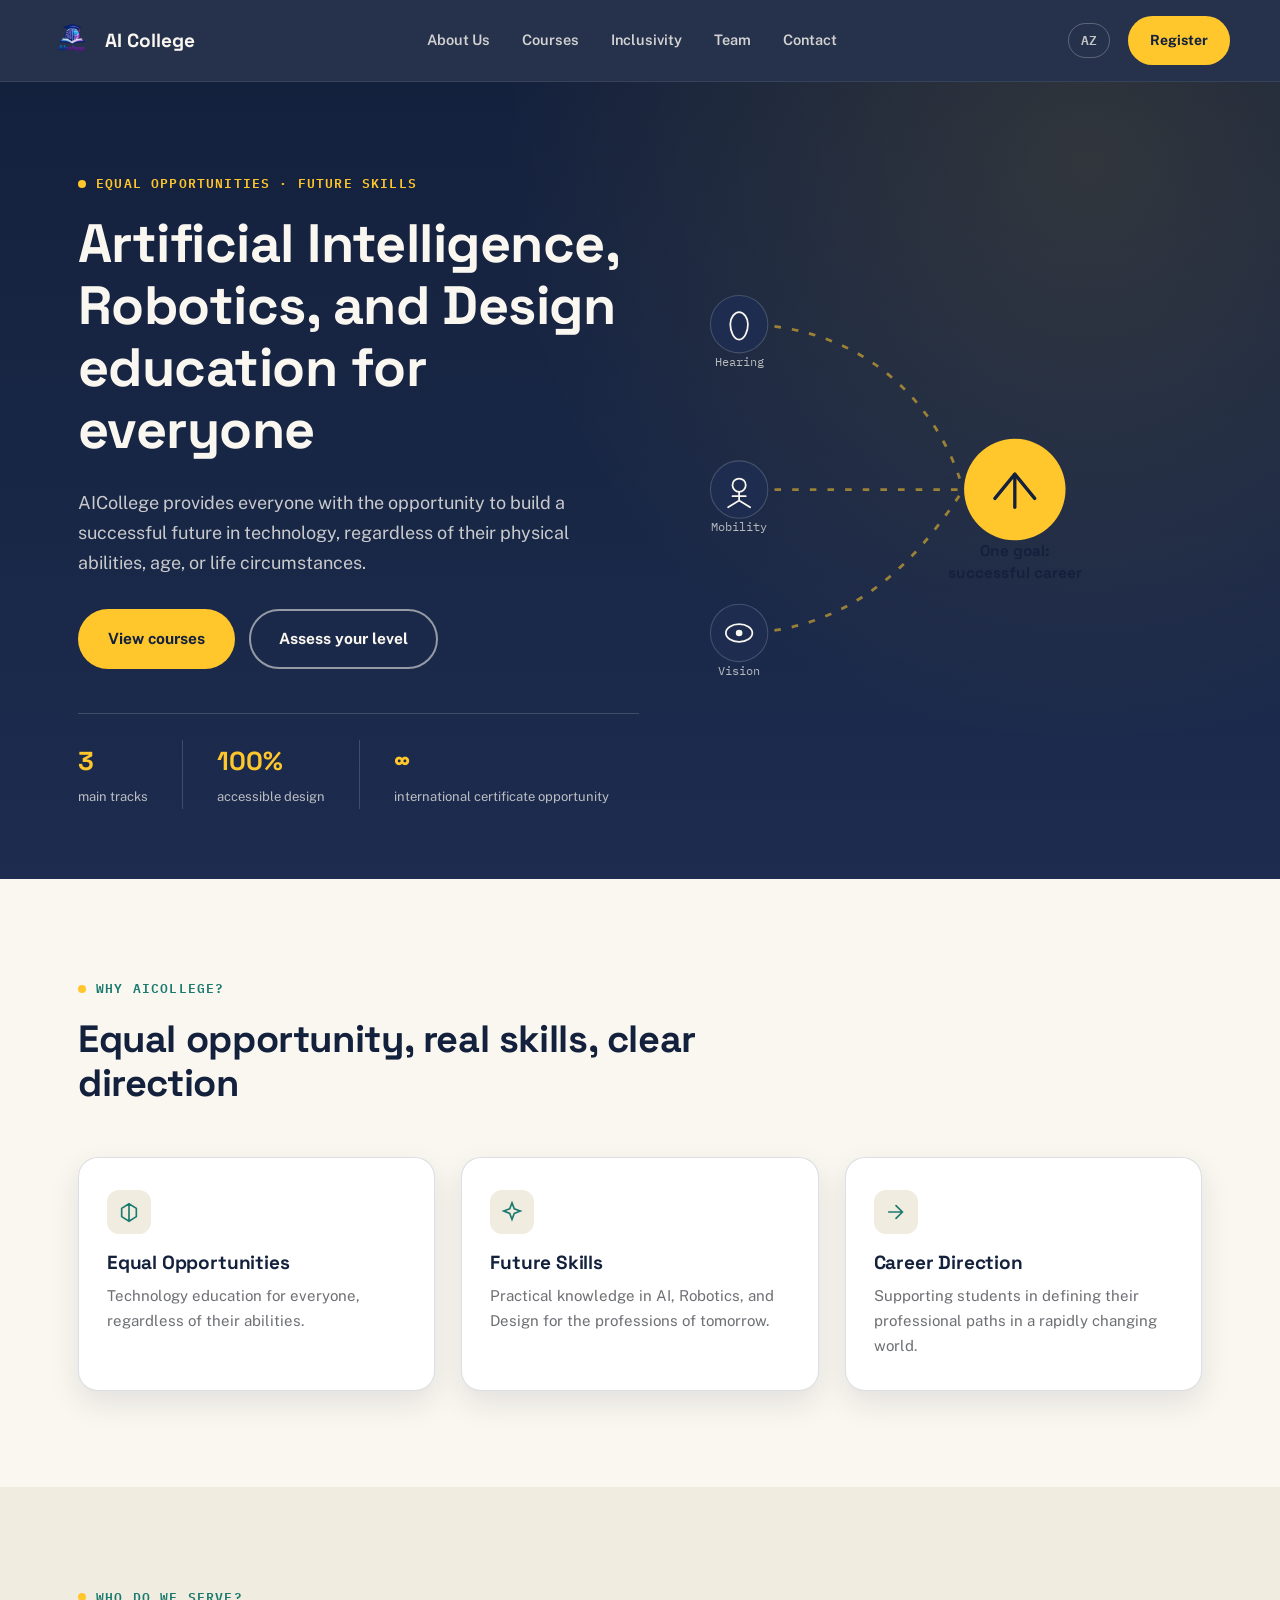
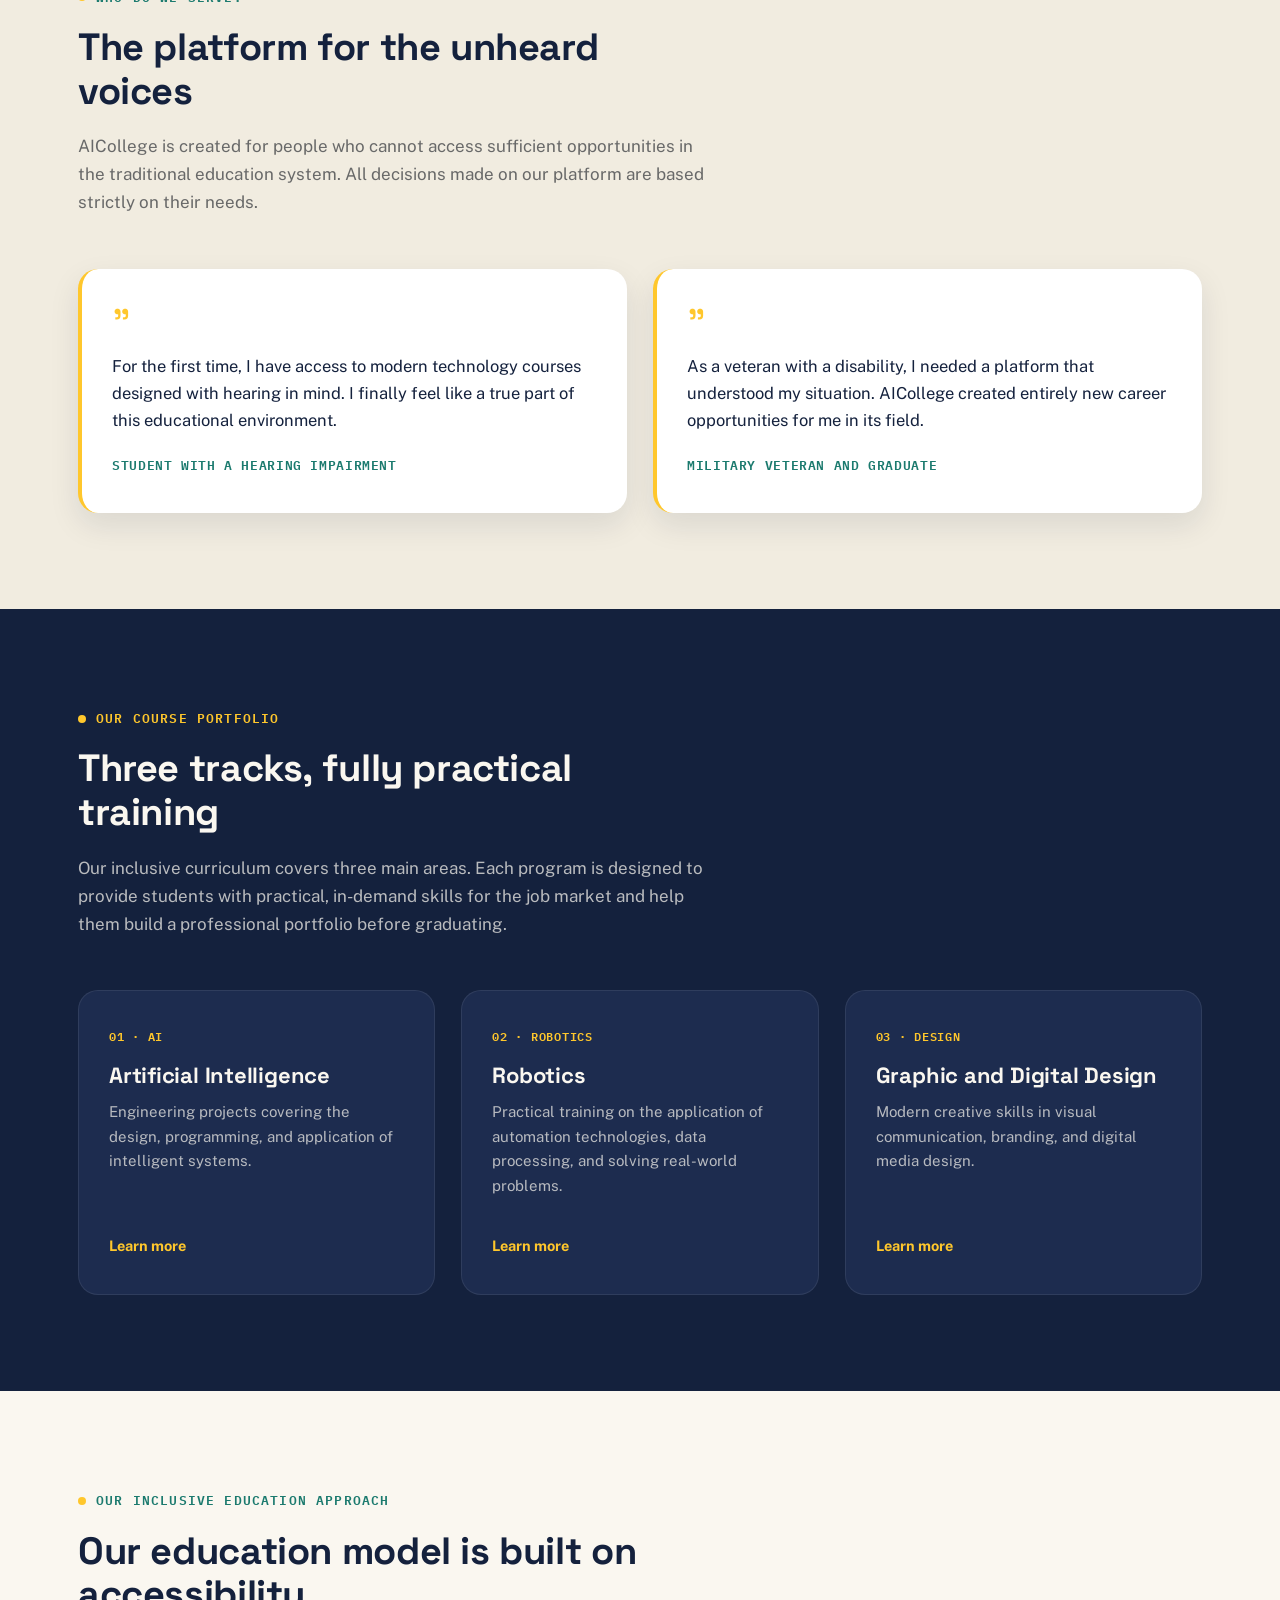
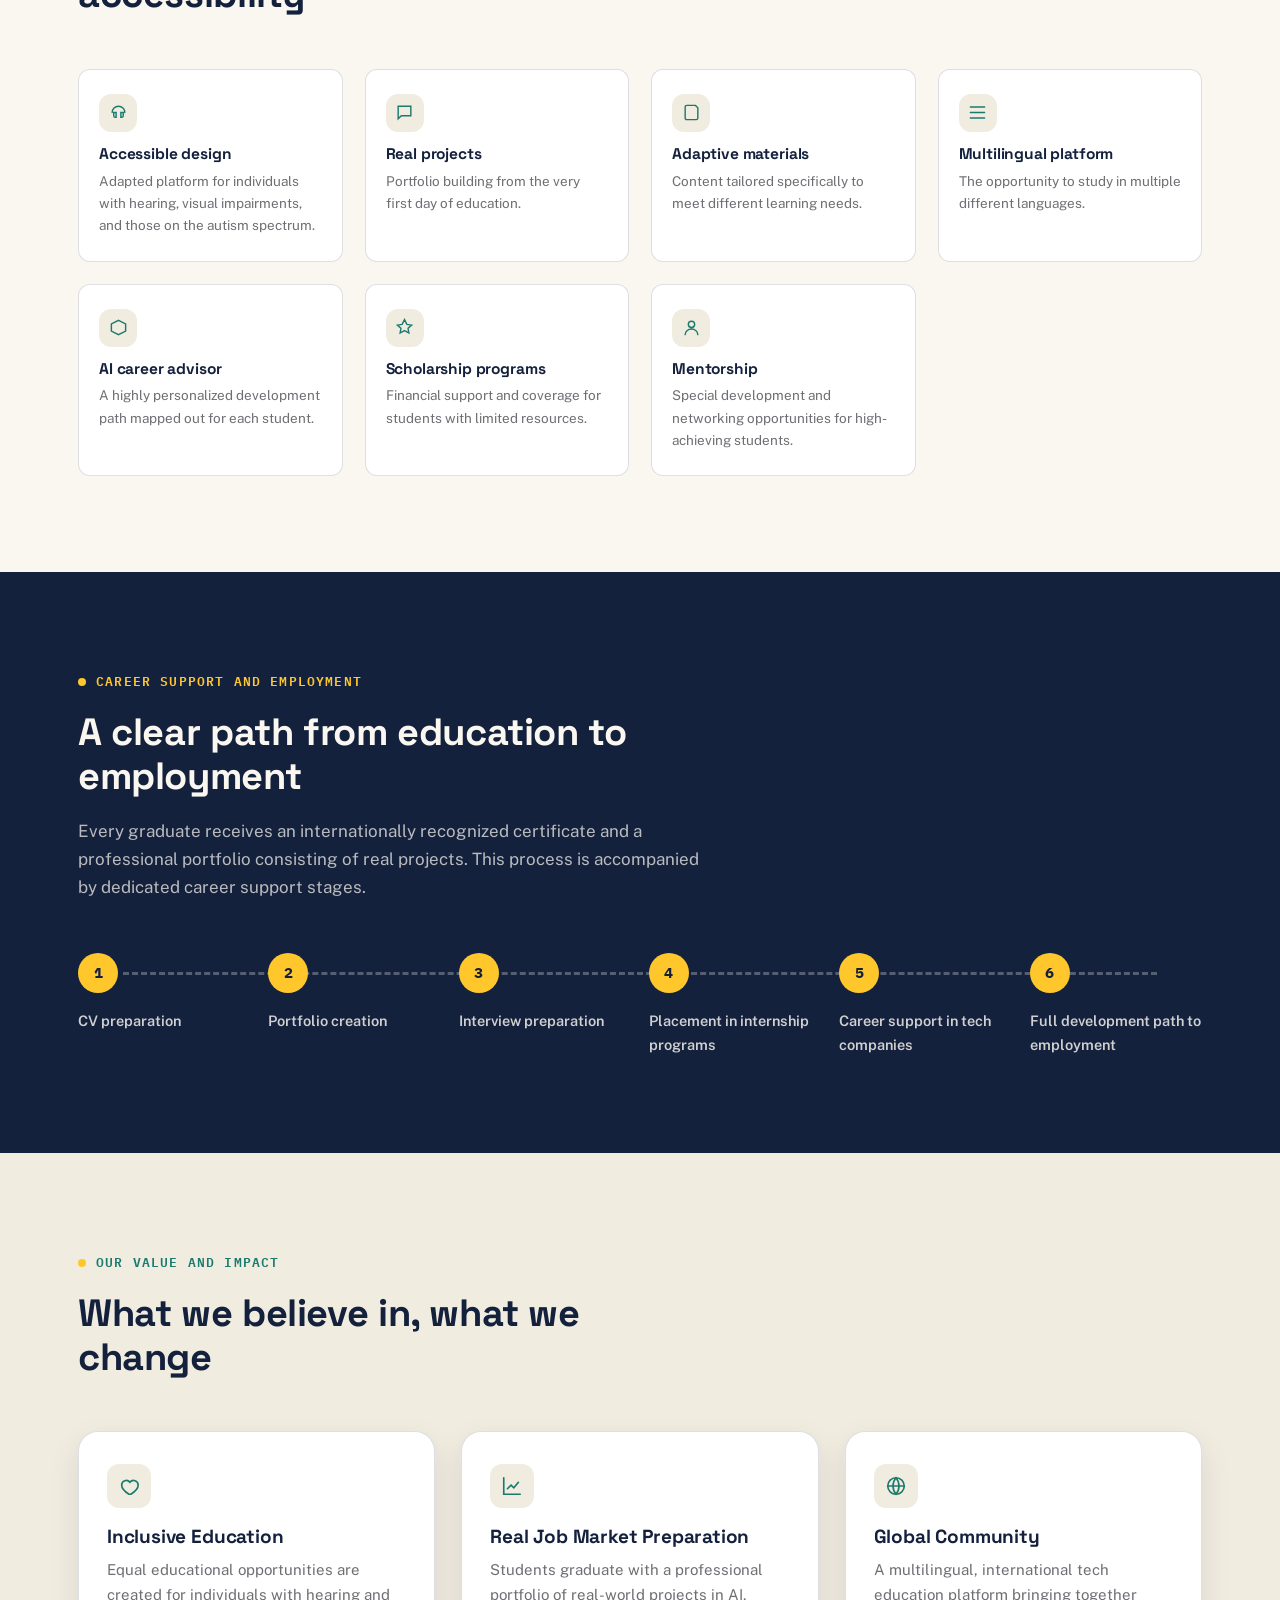
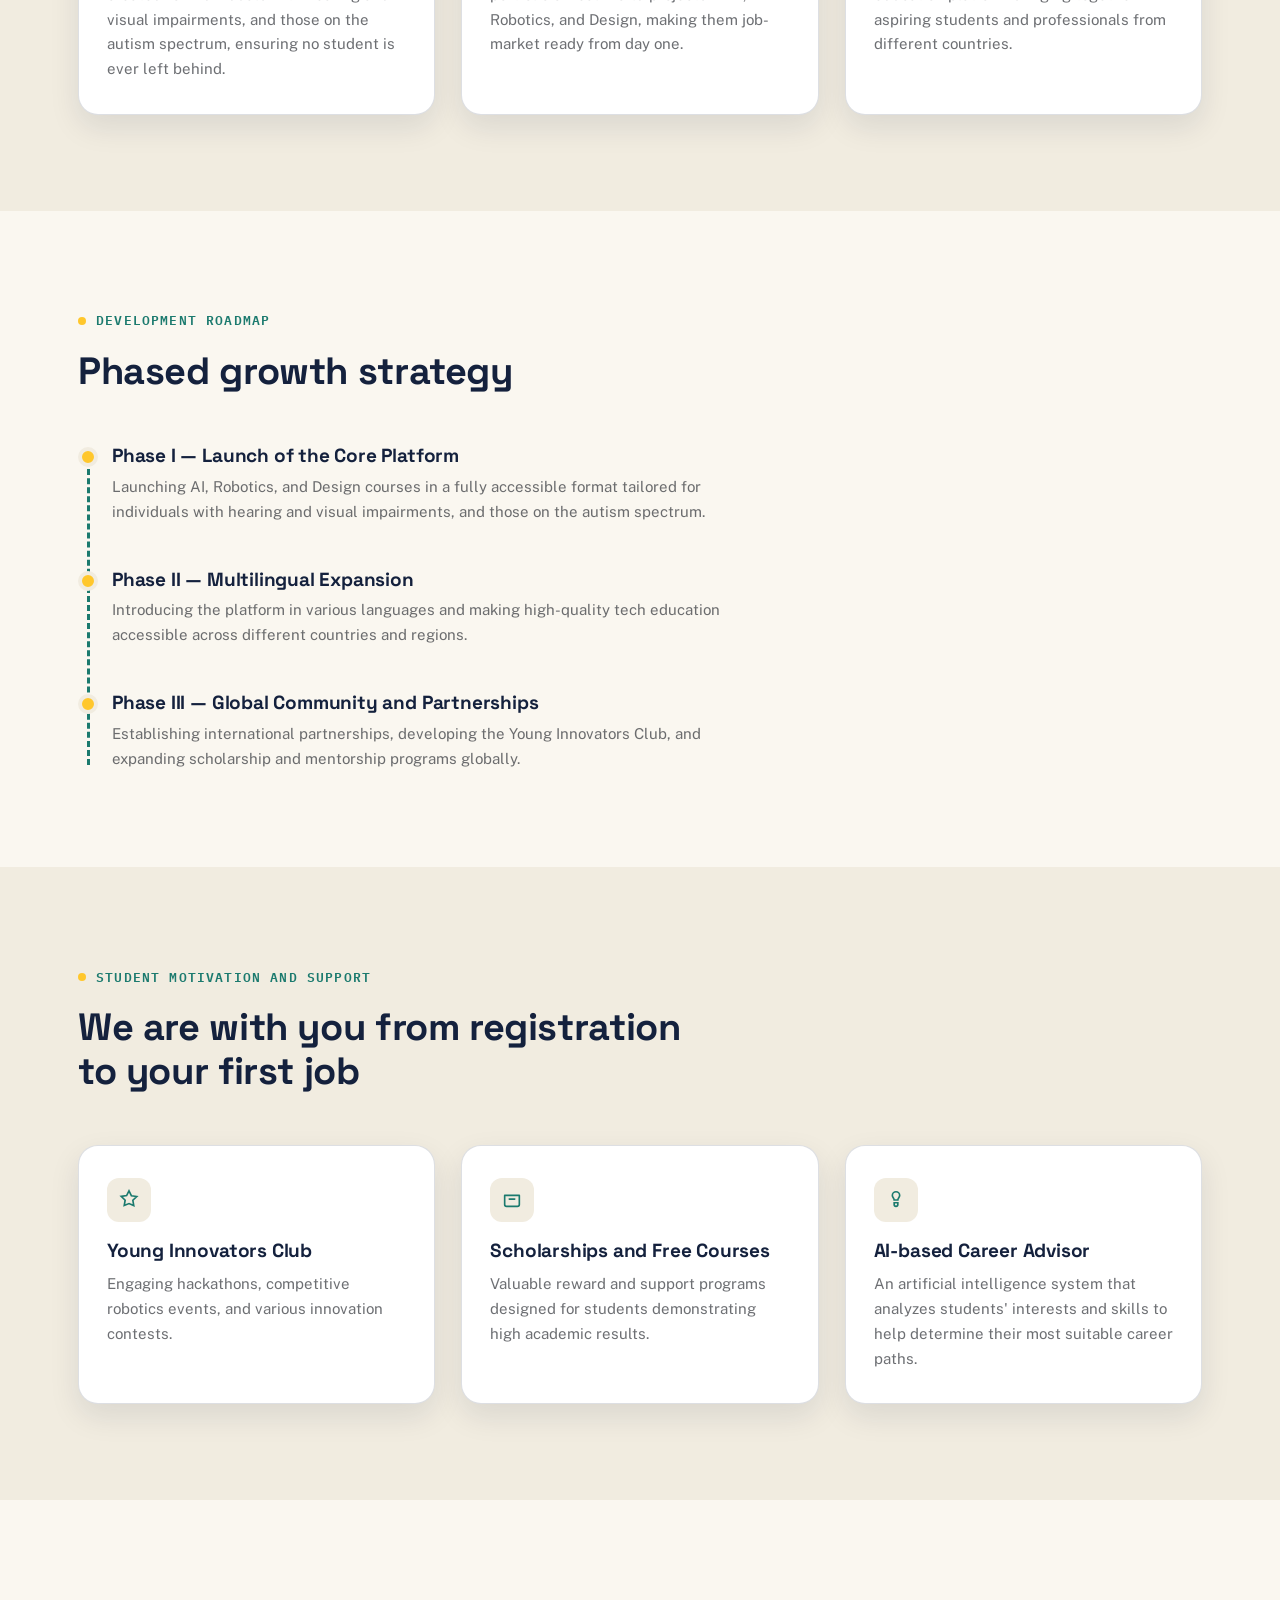
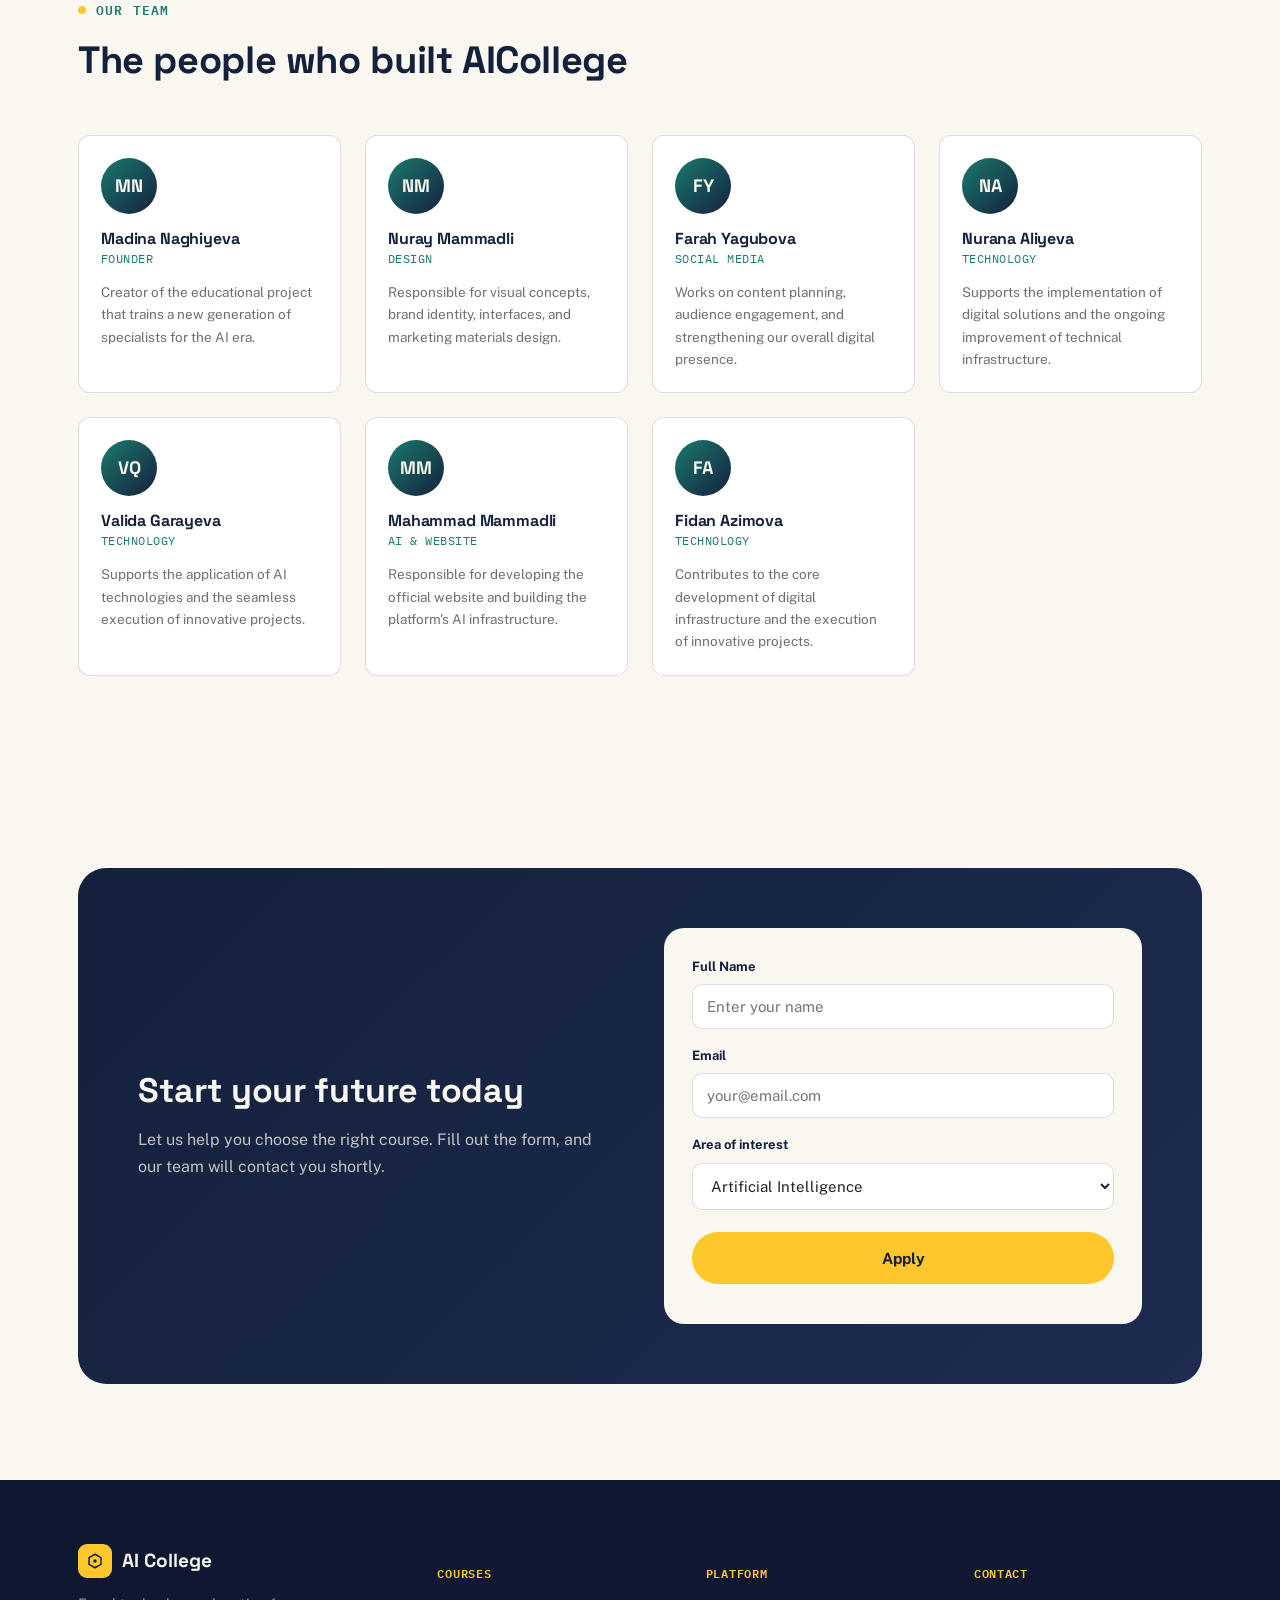
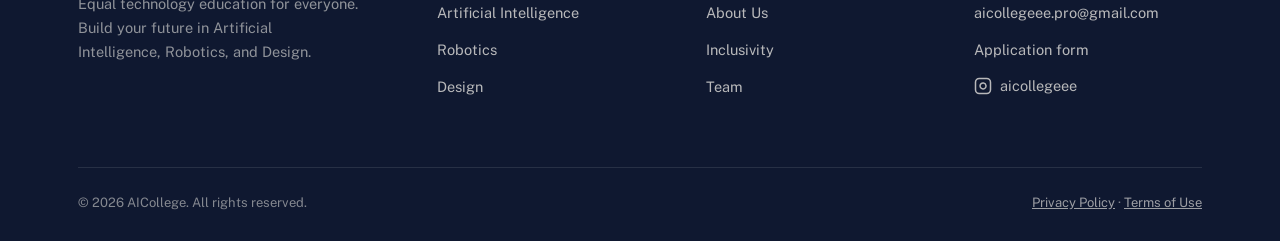
<file: index.html>
<!DOCTYPE html>
<html lang="en">
<head>
  <meta charset="UTF-8">
  <meta name="viewport" content="width=device-width, initial-scale=1.0">
  <title>AICollege — Technology education for everyone</title>
  <link rel="icon" type="image/png" href="logo.png">
  <meta name="description" content="AICollege — An inclusive, accessible online education platform in the fields of Artificial Intelligence, Robotics, and Design.">
  <meta name="keywords" content="AICollege, aicollege, artificial intelligence, robotics, design, tech education, online education">
  <link rel="preconnect" href="https://fonts.googleapis.com">
  <link rel="preconnect" href="https://fonts.gstatic.com" crossorigin>
  <link href="https://fonts.googleapis.com/css2?family=Space+Grotesk:wght@500;600;700&family=Public+Sans:wght@400;500;600;700&family=IBM+Plex+Mono:wght@500;600&display=swap" rel="stylesheet">
  <link rel="stylesheet" href="style.css">

</head>
<body>

<a class="skip-link" href="#main">Skip to main content</a>

<header>
  <div class="wrap nav">
    <a href="#" class="logo">
      <img src="logo.png" alt="AI College Logo" class="site-logo-img">
      AI College
    </a>
    <nav>
      <ul class="nav-links" id="navLinks">
        <li><a href="#about">About Us</a></li>
        <li><a href="#courses">Courses</a></li>
        <li><a href="#inclusivity">Inclusivity</a></li>
        <li><a href="#team">Team</a></li>
        <li><a href="#contact">Contact</a></li>
      </ul>
    </nav>
    <div class="nav-right">
      <a href="az" class="lang-pill" style="text-decoration:none;">AZ</a>
      <a href="#contact" class="btn btn-primary" style="padding:11px 20px; font-size:14px;">Register</a>
  
      <button class="nav-toggle" id="navToggle" aria-label="Open Menu">
        <svg viewBox="0 0 24 24" fill="none"><path d="M3 6h18M3 12h18M3 18h18" stroke-width="2" stroke-linecap="round"/></svg>
      </button>
    </div>
  </div>
</header>

<main id="main">

  <section class="hero">
    <div class="wrap hero-grid">
      <div>
        <span class="eyebrow on-dark">Equal opportunities · Future skills</span>
        <h1>Artificial Intelligence, Robotics, and Design education for everyone</h1>
        <p class="lede">AICollege provides everyone with the opportunity to build a successful future in technology, regardless of their physical abilities, age, or life circumstances.</p>
        <div class="hero-ctas">
          <a href="#courses" class="btn btn-primary">View courses</a>
          <a href="#contact" class="btn btn-outline on-dark">Assess your level</a>
        </div>
        <div class="stat-row">
          <div class="stat"><span class="stat-num">3</span><span class="stat-label">main tracks</span></div>
          <div class="stat"><span class="stat-num">100%</span><span class="stat-label">accessible design</span></div>
          <div class="stat"><span class="stat-num">∞</span><span class="stat-label">international certificate opportunity</span></div>
        </div>
      </div>

      <div class="route-wrap" aria-hidden="true">
        <svg class="route-svg" viewBox="0 0 460 420" fill="none">
          <path class="route-dash" d="M40 60 C 160 60, 220 140, 240 200" stroke="rgba(255,199,44,0.55)" stroke-width="2.5"/>
          <path class="route-dash" d="M40 210 C 150 210, 210 210, 240 210" stroke="rgba(255,199,44,0.55)" stroke-width="2.5"/>
          <path class="route-dash" d="M40 340 C 150 340, 210 260, 240 215" stroke="rgba(255,199,44,0.55)" stroke-width="2.5"/>

          <g>
            <circle cx="40" cy="60" r="26" fill="#1D2C4F" stroke="rgba(255,255,255,0.18)"/>
            <path d="M32 60c0-6 4-11 8-11s8 5 8 11-3 14-8 14-8-8-8-14z" stroke="#FAF7F0" stroke-width="1.6" fill="none"/>
            <text x="40" y="98" text-anchor="middle" class="route-node-label">Hearing</text>
          </g>
          <g>
            <circle cx="40" cy="210" r="26" fill="#1D2C4F" stroke="rgba(255,255,255,0.18)"/>
            <circle cx="40" cy="206" r="6" stroke="#FAF7F0" stroke-width="1.6" fill="none"/>
            <path d="M40 212v8M34 216h12M30 226l10-6 10 6" stroke="#FAF7F0" stroke-width="1.6" fill="none" stroke-linecap="round"/>
            <text x="40" y="248" text-anchor="middle" class="route-node-label">Mobility</text>
          </g>
          <g>
            <circle cx="40" cy="340" r="26" fill="#1D2C4F" stroke="rgba(255,255,255,0.18)"/>
            <path d="M28 340a12 8 0 0 1 24 0a12 8 0 0 1 -24 0z" stroke="#FAF7F0" stroke-width="1.6" fill="none"/>
            <circle cx="40" cy="340" r="3" fill="#FAF7F0"/>
            <text x="40" y="378" text-anchor="middle" class="route-node-label">Vision</text>
          </g>

          <circle cx="290" cy="210" r="46" fill="#FFC72C"/>
          <path d="M272 218 L290 196 L308 218" stroke="#14213D" stroke-width="3" fill="none" stroke-linecap="round" stroke-linejoin="round"/>
          <path d="M290 196 L290 226" stroke="#14213D" stroke-width="3" stroke-linecap="round"/>
          <text x="290" y="270" text-anchor="middle" class="route-end-label" fill="#FAF7F0">One goal:</text>
          <text x="290" y="290" text-anchor="middle" class="route-end-label" fill="#FFC72C">successful career</text>
        </svg>
      </div>
    </div>
  </section>

  <section id="about">
    <div class="wrap">
      <div class="section-head reveal">
        <span class="eyebrow">Why AICollege?</span>
        <h2>Equal opportunity, real skills, clear direction</h2>
      </div>
      <div class="grid-3">
        <div class="card reveal">
          <div class="pill-node"><svg viewBox="0 0 24 24" fill="none" stroke-width="1.8" stroke-linecap="round"><path d="M12 3v18M4 8l8-5 8 5M4 8v9l8 5 8-5V8"/></svg></div>
          <h3>Equal Opportunities</h3>
          <p>Technology education for everyone, regardless of their abilities.</p>
        </div>
        <div class="card reveal">
          <div class="pill-node"><svg viewBox="0 0 24 24" fill="none" stroke-width="1.8" stroke-linecap="round"><path d="M12 2l2.5 6.5L21 11l-6.5 2.5L12 20l-2.5-6.5L3 11l6.5-2.5L12 2z"/></svg></div>
          <h3>Future Skills</h3>
          <p>Practical knowledge in AI, Robotics, and Design for the professions of tomorrow.</p>
        </div>
        <div class="card reveal">
          <div class="pill-node"><svg viewBox="0 0 24 24" fill="none" stroke-width="1.8" stroke-linecap="round"><path d="M4 12h13M12 5l7 7-7 7"/></svg></div>
          <h3>Career Direction</h3>
          <p>Supporting students in defining their professional paths in a rapidly changing world.</p>
        </div>
      </div>
    </div>
  </section>

  <section class="section-alt">
    <div class="wrap">
      <div class="section-head reveal">
        <span class="eyebrow">Who do we serve?</span>
        <h2>The platform for the unheard voices</h2>
        <p class="lede">AICollege is created for people who cannot access sufficient opportunities in the traditional education system. All decisions made on our platform are based strictly on their needs.</p>
      </div>
      <div class="grid-2">
        <div class="quote-card reveal">
          <span class="quote-mark">"</span>
          <p class="quote-text">For the first time, I have access to modern technology courses designed with hearing in mind. I finally feel like a true part of this educational environment.</p>
          <span class="quote-role">Student with a hearing impairment</span>
        </div>
        <div class="quote-card reveal">
          <span class="quote-mark">"</span>
          <p class="quote-text">As a veteran with a disability, I needed a platform that understood my situation. AICollege created entirely new career opportunities for me in its field.</p>
          <span class="quote-role">Military veteran and graduate</span>
        </div>
      </div>
    </div>
  </section>

  <section id="courses" class="section-dark">
    <div class="wrap">
      <div class="section-head reveal">
        <span class="eyebrow on-dark">Our Course Portfolio</span>
        <h2>Three tracks, fully practical training</h2>
        <p class="lede">Our inclusive curriculum covers three main areas. Each program is designed to provide students with practical, in-demand skills for the job market and help them build a professional portfolio before graduating.</p>
      </div>
      <div class="grid-3">
        <div class="course-card reveal">
          <span class="course-tag">01 · AI</span>
          <h3>Artificial Intelligence</h3>
          <p>Engineering projects covering the design, programming, and application of intelligent systems.</p>
          <a href="#contact" class="course-link">Learn more <svg viewBox="0 0 24 24" fill="none" stroke-width="2" stroke-linecap="round"><path d="M5 12h14M13 6l6 6-6 6"/></svg></a>
        </div>
        <div class="course-card reveal">
          <span class="course-tag">02 · Robotics</span>
          <h3>Robotics</h3>
          <p>Practical training on the application of automation technologies, data processing, and solving real-world problems.</p>
          <a href="#contact" class="course-link">Learn more <svg viewBox="0 0 24 24" fill="none" stroke-width="2" stroke-linecap="round"><path d="M5 12h14M13 6l6 6-6 6"/></svg></a>
        </div>
        <div class="course-card reveal">
          <span class="course-tag">03 · Design</span>
          <h3>Graphic and Digital Design</h3>
          <p>Modern creative skills in visual communication, branding, and digital media design.</p>
          <a href="#contact" class="course-link">Learn more <svg viewBox="0 0 24 24" fill="none" stroke-width="2" stroke-linecap="round"><path d="M5 12h14M13 6l6 6-6 6"/></svg></a>
        </div>
      </div>
    </div>
  </section>

  <section id="inclusivity">
    <div class="wrap">
      <div class="section-head reveal">
        <span class="eyebrow">Our Inclusive Education Approach</span>
        <h2>Our education model is built on accessibility</h2>
      </div>
      <div class="grid-7">
        <div class="feat reveal">
          <div class="pill-node"><svg viewBox="0 0 24 24" fill="none" stroke-width="1.8" stroke-linecap="round"><path d="M4 12a8 8 0 0116 0M6 12v4a2 2 0 002 2h1v-6H6zm12 0v4a2 2 0 01-2 2h-1v-6h3z"/></svg></div>
          <h4>Accessible design</h4>
          <p>Adapted platform for individuals with hearing, visual impairments, and those on the autism spectrum.</p>
        </div>
        <div class="feat reveal">
          <div class="pill-node"><svg viewBox="0 0 24 24" fill="none" stroke-width="1.8" stroke-linecap="round"><path d="M4 4h16v12H8l-4 4V4z"/></svg></div>
          <h4>Real projects</h4>
          <p>Portfolio building from the very first day of education.</p>
        </div>
        <div class="feat reveal">
          <div class="pill-node"><svg viewBox="0 0 24 24" fill="none" stroke-width="1.8" stroke-linecap="round"><path d="M4 19V5a2 2 0 012-2h11l3 3v13a2 2 0 01-2 2H6a2 2 0 01-2-2z"/></svg></div>
          <h4>Adaptive materials</h4>
          <p>Content tailored specifically to meet different learning needs.</p>
        </div>
        <div class="feat reveal">
          <div class="pill-node"><svg viewBox="0 0 24 24" fill="none" stroke-width="1.8" stroke-linecap="round"><path d="M3 5h18M3 12h18M3 19h18"/></svg></div>
          <h4>Multilingual platform</h4>
          <p>The opportunity to study in multiple different languages.</p>
        </div>
        <div class="feat reveal">
          <div class="pill-node"><svg viewBox="0 0 24 24" fill="none" stroke-width="1.8" stroke-linecap="round"><path d="M12 3l9 4.5v9L12 21l-9-4.5v-9L12 3z"/></svg></div>
          <h4>AI career advisor</h4>
          <p>A highly personalized development path mapped out for each student.</p>
        </div>
        <div class="feat reveal">
          <div class="pill-node"><svg viewBox="0 0 24 24" fill="none" stroke-width="1.8" stroke-linecap="round"><path d="M12 2l3 6 6 1-4.5 4 1 6L12 16l-5.5 3 1-6L3 9l6-1 3-6z"/></svg></div>
          <h4>Scholarship programs</h4>
          <p>Financial support and coverage for students with limited resources.</p>
        </div>
        <div class="feat reveal">
          <div class="pill-node"><svg viewBox="0 0 24 24" fill="none" stroke-width="1.8" stroke-linecap="round"><path d="M12 12a4 4 0 100-8 4 4 0 000 8zM4 21c0-4 3.5-7 8-7s8 3 8 7"/></svg></div>
          <h4>Mentorship</h4>
          <p>Special development and networking opportunities for high-achieving students.</p>
        </div>
      </div>
    </div>
  </section>

  <section class="section-dark">
    <div class="wrap">
      <div class="section-head reveal">
        <span class="eyebrow on-dark">Career Support and Employment</span>
        <h2>A clear path from education to employment</h2>
        <p class="lede">Every graduate receives an internationally recognized certificate and a professional portfolio consisting of real projects. This process is accompanied by dedicated career support stages.</p>
      </div>
      <div class="path-track reveal">
        <div class="path-step"><div class="path-num">1</div><p>CV preparation</p></div>
        <div class="path-step"><div class="path-num">2</div><p>Portfolio creation</p></div>
        <div class="path-step"><div class="path-num">3</div><p>Interview preparation</p></div>
        <div class="path-step"><div class="path-num">4</div><p>Placement in internship programs</p></div>
        <div class="path-step"><div class="path-num">5</div><p>Career support in tech companies</p></div>
        <div class="path-step"><div class="path-num">6</div><p>Full development path to employment</p></div>
      </div>
    </div>
  </section>

  <section class="section-alt">
    <div class="wrap">
      <div class="section-head reveal">
        <span class="eyebrow">Our Value and Impact</span>
        <h2>What we believe in, what we change</h2>
      </div>
      <div class="grid-3">
        <div class="card reveal">
          <div class="pill-node"><svg viewBox="0 0 24 24" fill="none" stroke-width="1.8" stroke-linecap="round"><path d="M12 21c-5-3-8-6-8-10a5 5 0 019-3 5 5 0 019 3c0 4-3 7-8 10z"/></svg></div>
          <h3>Inclusive Education</h3>
          <p>Equal educational opportunities are created for individuals with hearing and visual impairments, and those on the autism spectrum, ensuring no student is ever left behind.</p>
        </div>
        <div class="card reveal">
          <div class="pill-node"><svg viewBox="0 0 24 24" fill="none" stroke-width="1.8" stroke-linecap="round"><path d="M3 3v18h18M7 15l4-4 3 3 5-6"/></svg></div>
          <h3>Real Job Market Preparation</h3>
          <p>Students graduate with a professional portfolio of real-world projects in AI, Robotics, and Design, making them job-market ready from day one.</p>
        </div>
        <div class="card reveal">
          <div class="pill-node"><svg viewBox="0 0 24 24" fill="none" stroke-width="1.8" stroke-linecap="round"><circle cx="12" cy="12" r="9"/><path d="M3 12h18M12 3a14 14 0 010 18 14 14 0 010-18z"/></svg></div>
          <h3>Global Community</h3>
          <p>A multilingual, international tech education platform bringing together aspiring students and professionals from different countries.</p>
        </div>
      </div>
    </div>
  </section>

  <section>
    <div class="wrap">
      <div class="section-head reveal">
        <span class="eyebrow">Development Roadmap</span>
        <h2>Phased growth strategy</h2>
      </div>
      <div class="roadmap reveal">
        <div class="road-phase">
          <div class="road-dot"></div>
          <h3>Phase I — Launch of the Core Platform</h3>
          <p class="lede">Launching AI, Robotics, and Design courses in a fully accessible format tailored for individuals with hearing and visual impairments, and those on the autism spectrum.</p>
        </div>
        <div class="road-phase">
          <div class="road-dot"></div>
          <h3>Phase II — Multilingual Expansion</h3>
          <p class="lede">Introducing the platform in various languages and making high-quality tech education accessible across different countries and regions.</p>
        </div>
        <div class="road-phase">
          <div class="road-dot"></div>
          <h3>Phase III — Global Community and Partnerships</h3>
          <p class="lede">Establishing international partnerships, developing the Young Innovators Club, and expanding scholarship and mentorship programs globally.</p>
        </div>
      </div>
    </div>
  </section>

  <section class="section-alt">
    <div class="wrap">
      <div class="section-head reveal">
        <span class="eyebrow">Student Motivation and Support</span>
        <h2>We are with you from registration to your first job</h2>
      </div>
      <div class="grid-3">
        <div class="card reveal">
          <div class="pill-node"><svg viewBox="0 0 24 24" fill="none" stroke-width="1.8" stroke-linecap="round"><path d="M12 2l2.6 5.3 5.9.9-4.3 4.1 1 5.8L12 15.9 6.8 18l1-5.8L3.5 8.1l5.9-.9L12 2z"/></svg></div>
          <h3>Young Innovators Club</h3>
          <p>Engaging hackathons, competitive robotics events, and various innovation contests.</p>
        </div>
        <div class="card reveal">
          <div class="pill-node"><svg viewBox="0 0 24 24" fill="none" stroke-width="1.8" stroke-linecap="round"><path d="M4 7h16M4 7v10a2 2 0 002 2h12a2 2 0 002-2V7M9 11h6"/></svg></div>
          <h3>Scholarships and Free Courses</h3>
          <p>Valuable reward and support programs designed for students demonstrating high academic results.</p>
        </div>
        <div class="card reveal">
          <div class="pill-node"><svg viewBox="0 0 24 24" fill="none" stroke-width="1.8" stroke-linecap="round"><path d="M12 3a4 4 0 014 4c0 2-2 3-2 5h-4c0-2-2-3-2-5a4 4 0 014-4zM10 15h4v2a2 2 0 01-2 2 2 2 0 01-2-2v-2z"/></svg></div>
          <h3>AI-based Career Advisor</h3>
          <p>An artificial intelligence system that analyzes students' interests and skills to help determine their most suitable career paths.</p>
        </div>
      </div>
    </div>
  </section>

  <section id="team">
    <div class="wrap">
      <div class="section-head reveal">
        <span class="eyebrow">Our Team</span>
        <h2>The people who built AICollege</h2>
      </div>
      <div class="grid-team">
        <div class="team-card reveal">
          <div class="avatar">MN</div>
          <h4>Madina Naghiyeva</h4>
          <span class="team-role">Founder</span>
          <p>Creator of the educational project that trains a new generation of specialists for the AI era.</p>
        </div>
        <div class="team-card reveal">
          <div class="avatar">NM</div>
          <h4>Nuray Mammadli</h4>
          <span class="team-role">Design</span>
          <p>Responsible for visual concepts, brand identity, interfaces, and marketing materials design.</p>
        </div>
        <div class="team-card reveal">
          <div class="avatar">FY</div>
          <h4>Farah Yagubova</h4>
          <span class="team-role">Social Media</span>
          <p>Works on content planning, audience engagement, and strengthening our overall digital presence.</p>
        </div>
        <div class="team-card reveal">
          <div class="avatar">NA</div>
          <h4>Nurana Aliyeva</h4>
          <span class="team-role">Technology</span>
          <p>Supports the implementation of digital solutions and the ongoing improvement of technical infrastructure.</p>
        </div>
        <div class="team-card reveal">
          <div class="avatar">VQ</div>
          <h4>Valida Garayeva</h4>
          <span class="team-role">Technology</span>
          <p>Supports the application of AI technologies and the seamless execution of innovative projects.</p>
        </div>
        <div class="team-card reveal">
          <div class="avatar">MM</div>
          <h4>Mahammad Mammadli</h4>
          <span class="team-role">AI & Website</span>
          <p>Responsible for developing the official website and building the platform's AI infrastructure.</p>
        </div>
        <div class="team-card reveal">
          <div class="avatar">FA</div>
          <h4>Fidan Azimova</h4>
          <span class="team-role">Technology</span>
          <p>Contributes to the core development of digital infrastructure and the execution of innovative projects.</p>
        </div>
      </div>
    </div>
  </section>

  <section id="contact">
    <div class="wrap">
      <div class="cta-band reveal">
        <div>
          <h2>Start your future today</h2>
          <p class="lede">Let us help you choose the right course. Fill out the form, and our team will contact you shortly.</p>
        </div>
        <form class="form-card" id="applyForm" action="https://formspree.io/f/xqevgzll" method="POST">
          <div class="field">
            <label for="f-name">Full Name</label>
            <input id="f-name" name="name" type="text" placeholder="Enter your name" required>
          </div>
          <div class="field">
            <label for="f-email">Email</label>
            <input id="f-email" name="email" type="email" placeholder="your@email.com" required>
          </div>
          <div class="field">
            <label for="f-track">Area of interest</label>
            <select id="f-track" name="track">
              <option>Artificial Intelligence</option>
              <option>Robotics</option>
              <option>Design</option>
            </select>
          </div>
          <button type="submit" class="btn btn-primary">Apply</button>
          <p id="formStatus" role="status" style="font-size:13.5px; margin:12px 0 0; text-align:center; color:var(--teal);"></p>
        </form>
      </div>
    </div>
  </section>

</main>

<footer>
  <div class="wrap">
    <div class="foot-grid">
      <div class="foot-brand">
        <a href="#" class="logo" style="margin-bottom:14px;">
          <span class="logo-mark">
            <svg viewBox="0 0 24 24" fill="none"><path d="M12 3L20 7.5V16.5L12 21L4 16.5V7.5L12 3Z" stroke="#14213D" stroke-width="2" stroke-linejoin="round"/><circle cx="12" cy="12" r="2.3" fill="#14213D"/></svg>
          </span>
          AI College
        </a>
        <p>Equal technology education for everyone. Build your future in Artificial Intelligence, Robotics, and Design.</p>
      </div>
      <div class="foot-col">
        <h5>Courses</h5>
        <ul>
          <li><a href="#courses">Artificial Intelligence</a></li>
          <li><a href="#courses">Robotics</a></li>
          <li><a href="#courses">Design</a></li>
        </ul>
      </div>
      <div class="foot-col">
        <h5>Platform</h5>
        <ul>
          <li><a href="#about">About Us</a></li>
          <li><a href="#inclusivity">Inclusivity</a></li>
          <li><a href="#team">Team</a></li>
        </ul>
      </div>
      <div class="foot-col">
        <h5>Contact</h5> 
        <ul>
          <li><a href="mailto:aicollegeee.pro@gmail.com">aicollegeee.pro@gmail.com</a></li>
          <li><a href="#contact">Application form</a></li> 
          <li class="foot-social">
            <a href="https://www.instagram.com/aicollegeee" target="_blank" rel="noopener noreferrer" aria-label="Instagram">
              <svg viewBox="0 0 24 24" fill="none" stroke="currentColor" stroke-width="2" stroke-linecap="round" stroke-linejoin="round" class="instagram-icon">
                <rect x="2" y="2" width="20" height="20" rx="5" ry="5"></rect>
                <path d="M16 11.37A4 4 0 1 1 12.63 8 4 4 0 0 1 16 11.37z"></rect>
                <line x1="17.5" y1="6.5" x2="17.51" y2="6.5"></line>
              </svg>
              <span>aicollegeee</span>
            </a>
          </li>
        </ul>
      </div>
    </div>
    <div class="foot-bottom">
      <span>© 2026 AICollege. All rights reserved.</span>
      <span><a href="#">Privacy Policy</a> · <a href="#">Terms of Use</a></span>
    </div>
  </div>
</footer>

<script src="script.js" defer></script>

</body>
</html>
</file>
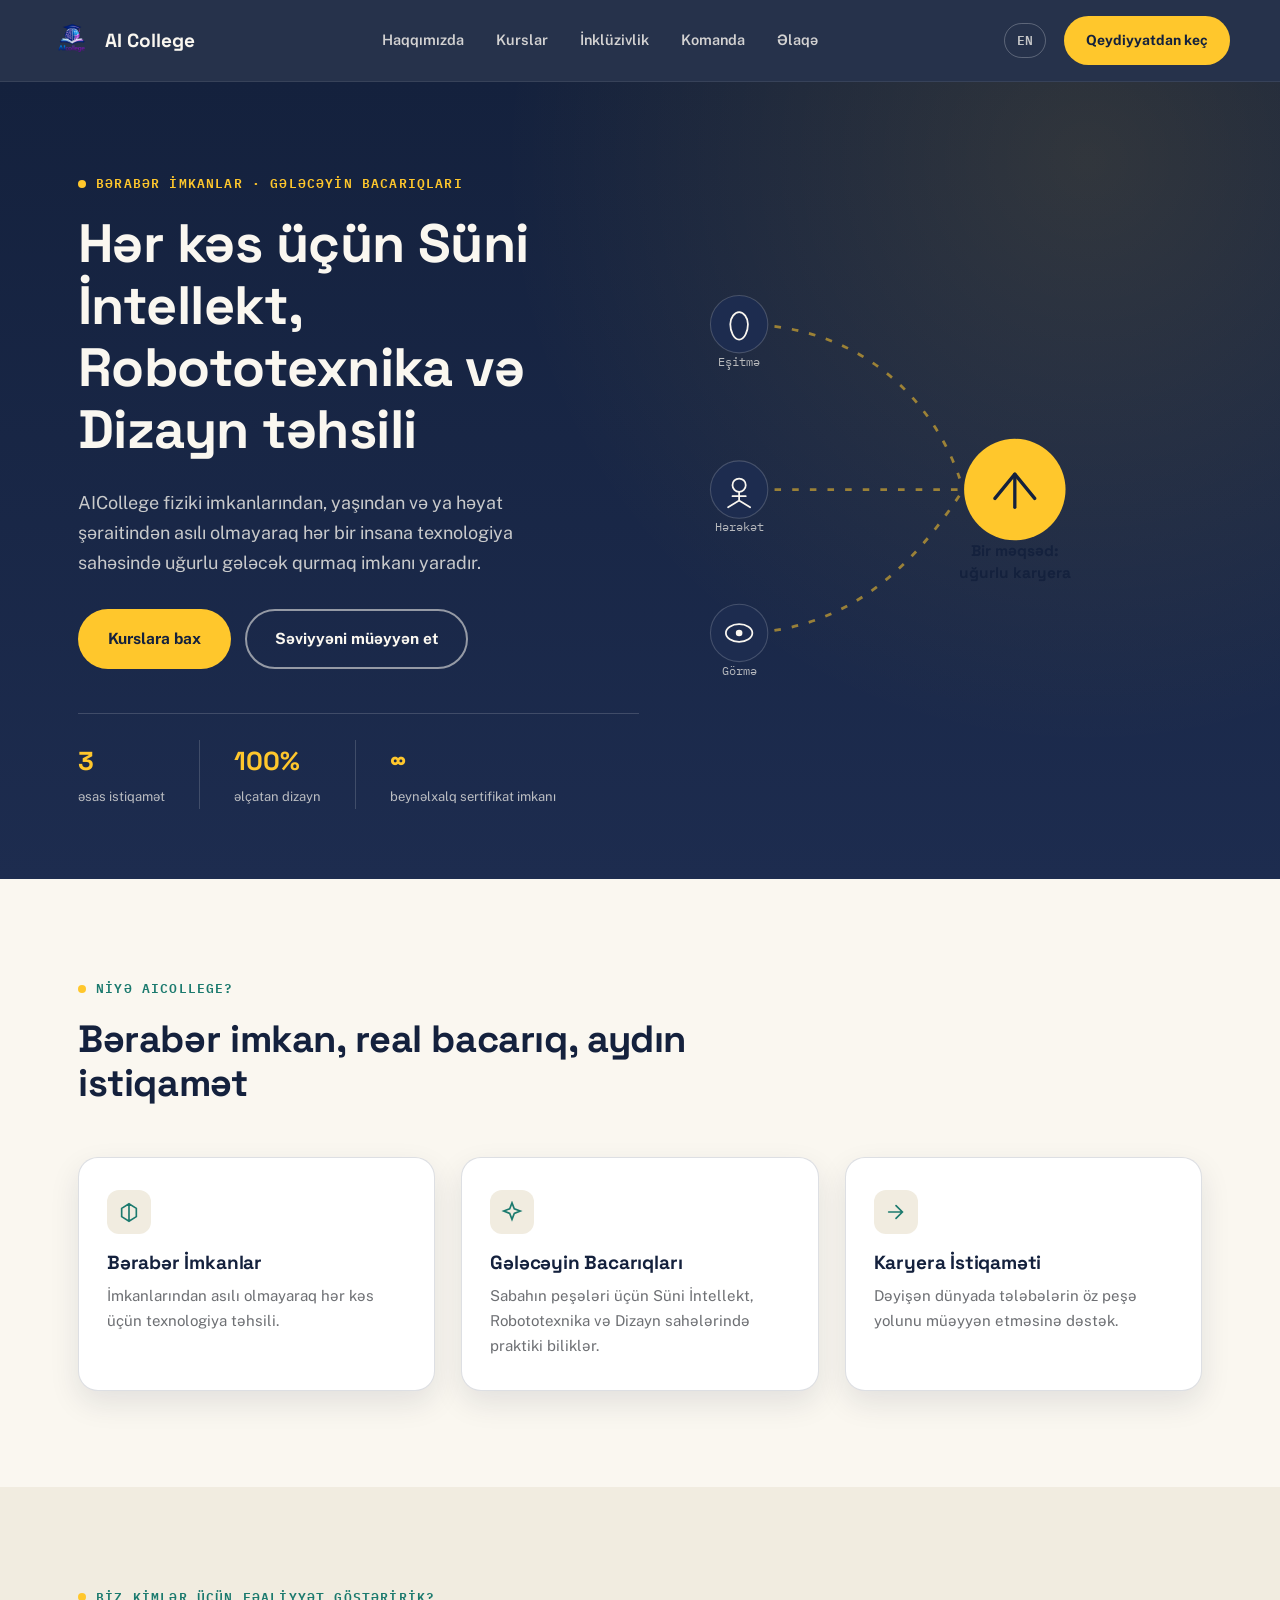
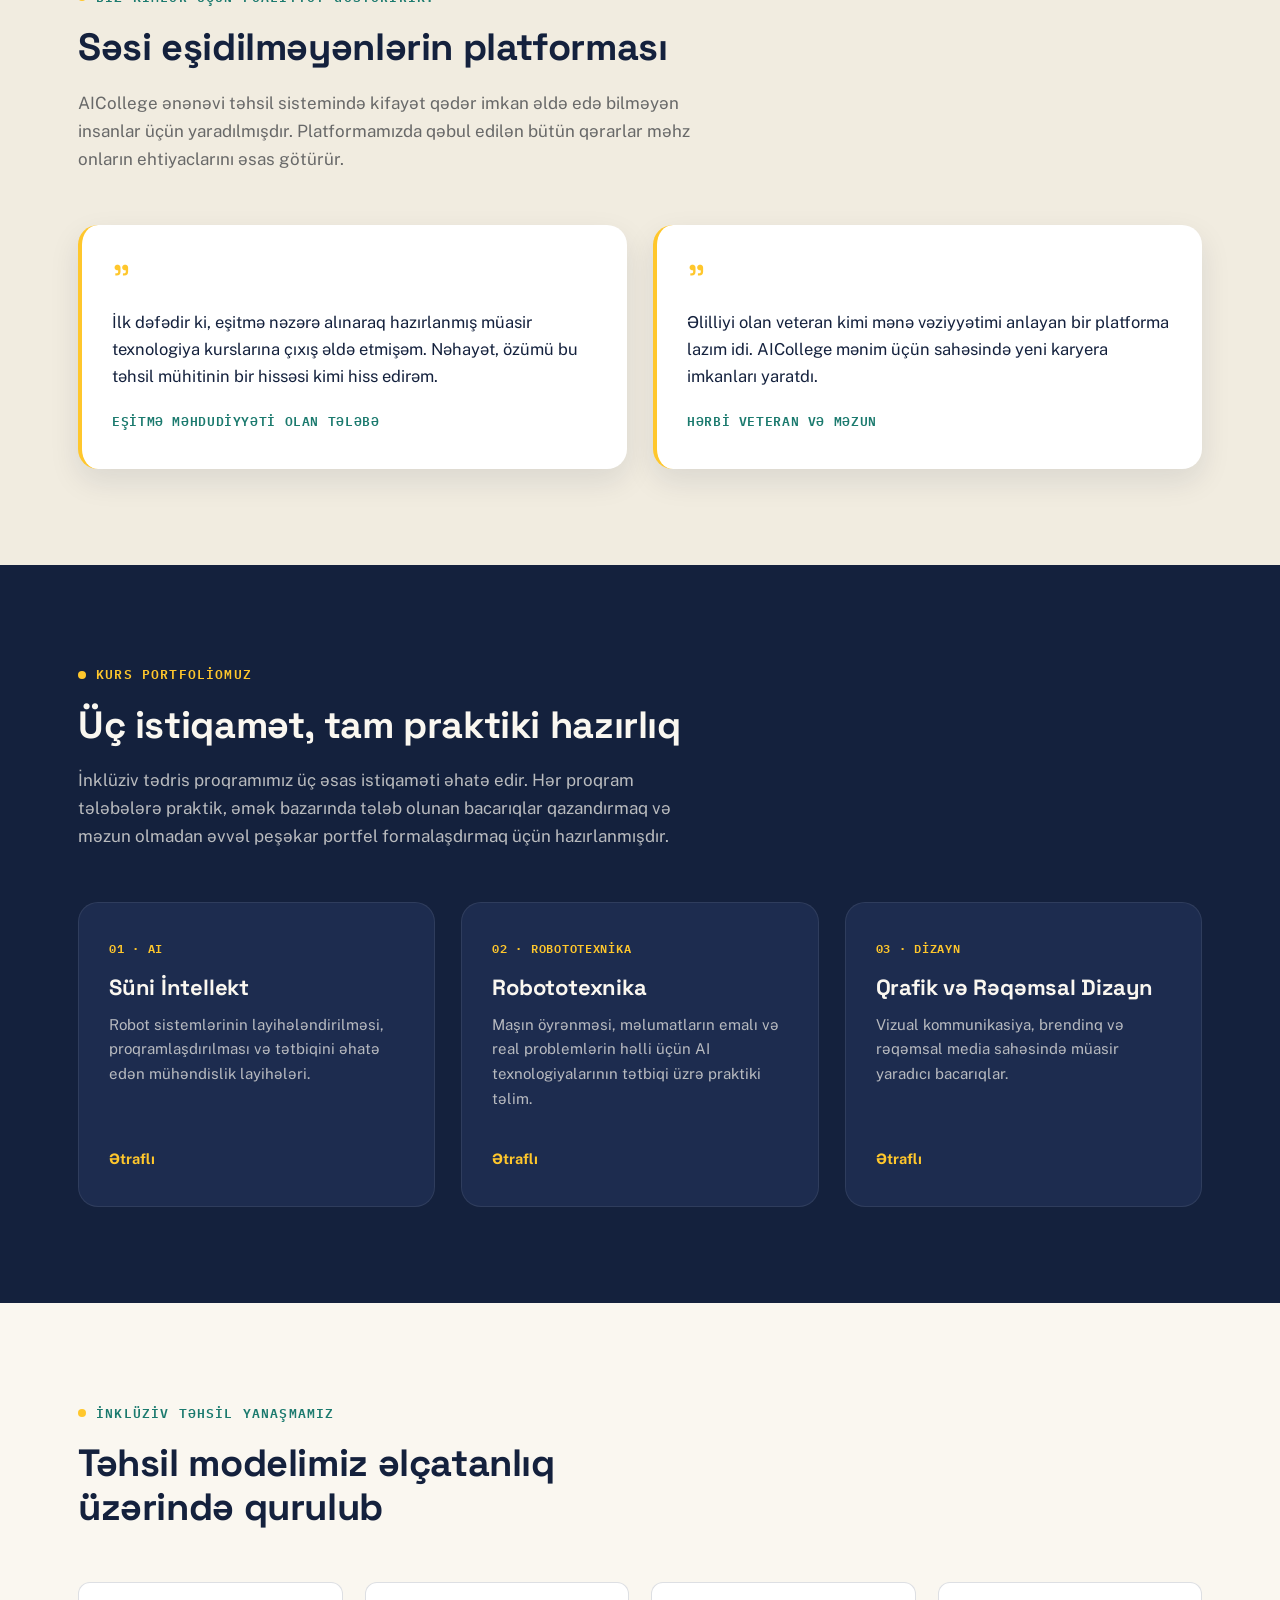
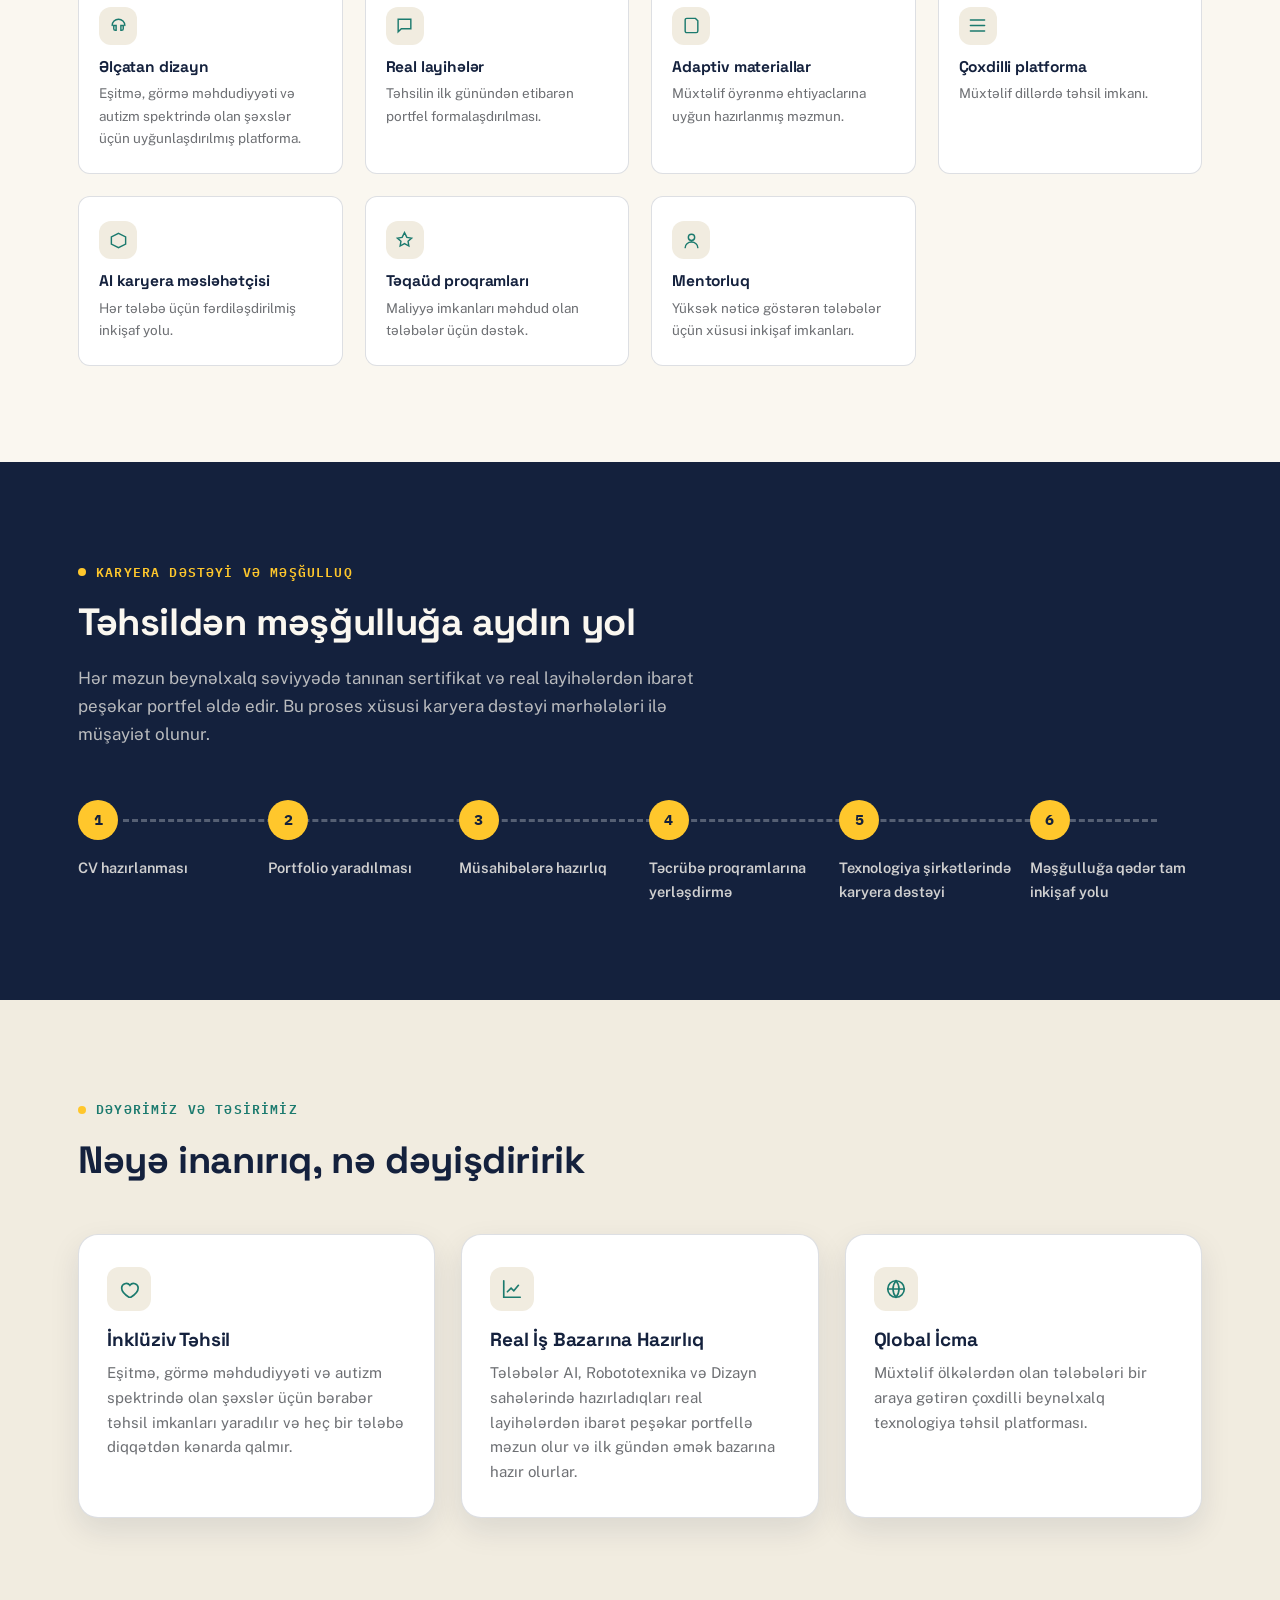
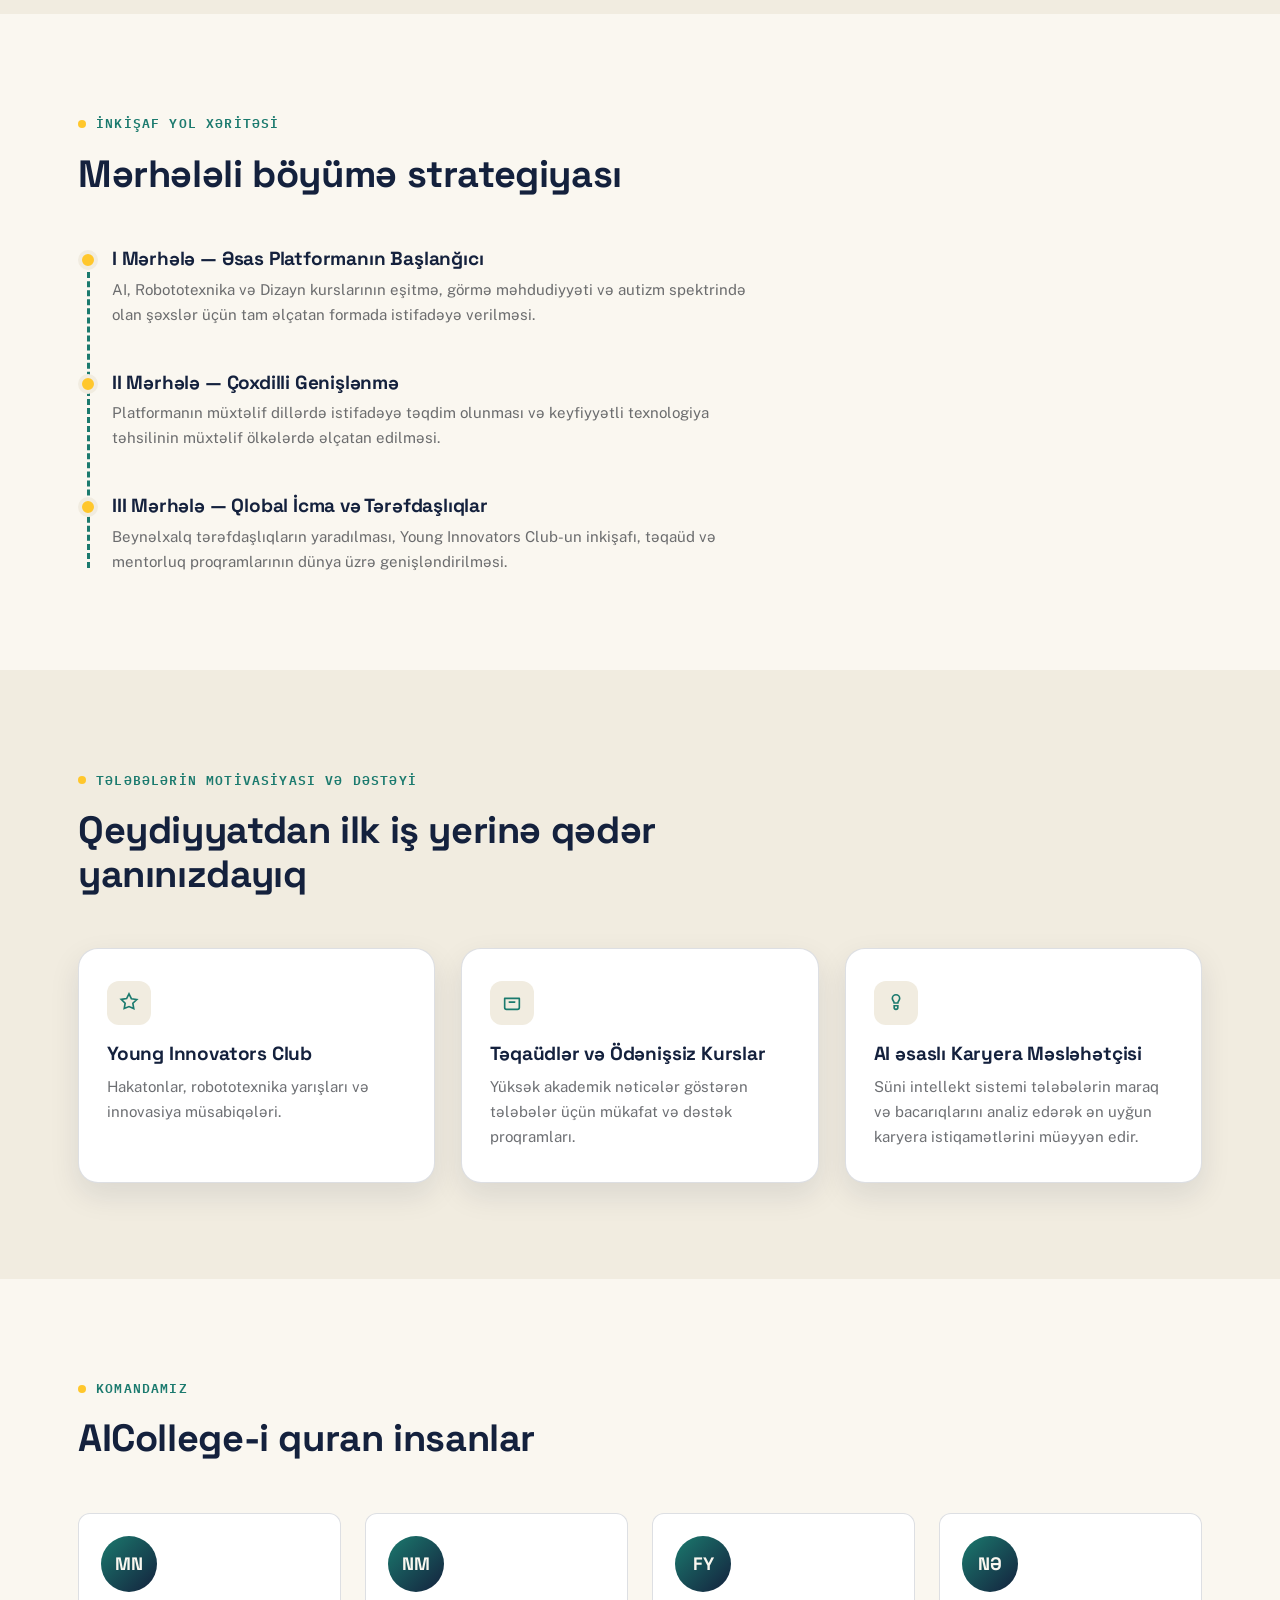
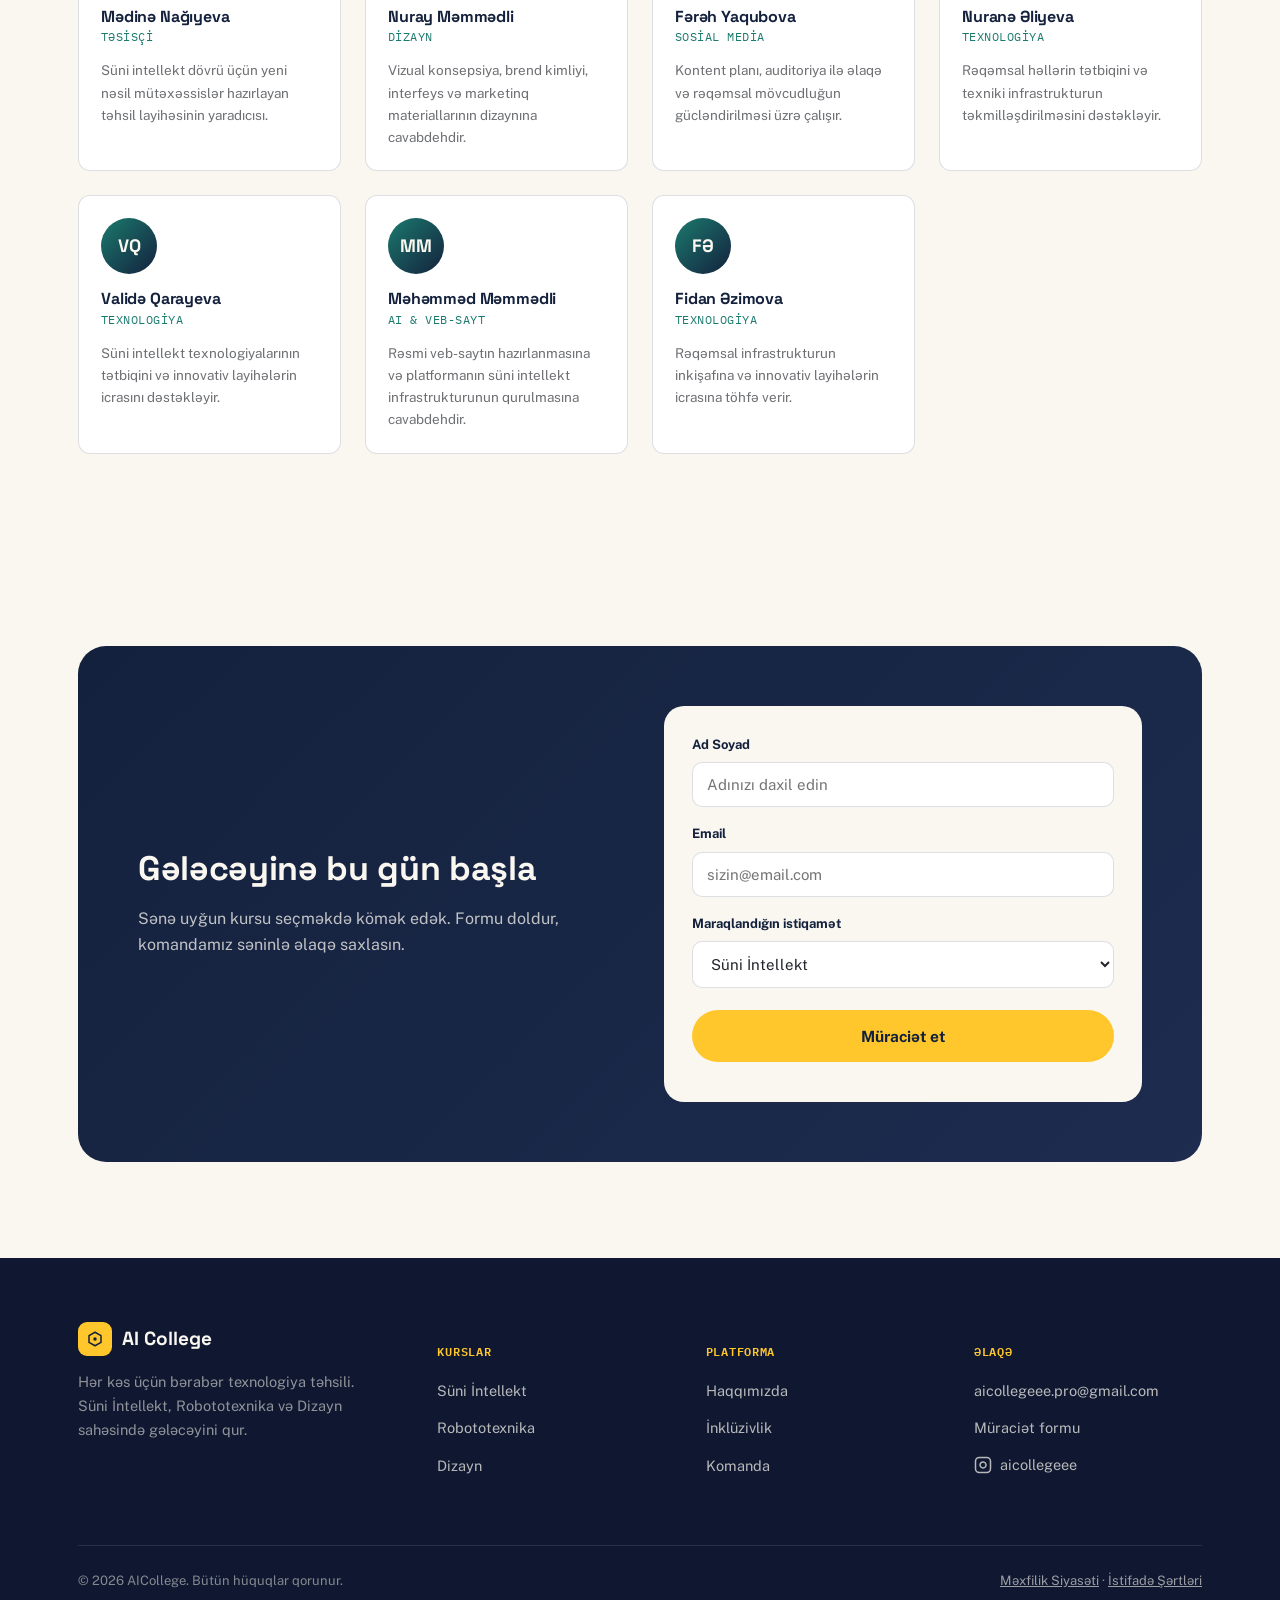
<file: az.html>
<!DOCTYPE html>
<html lang="az">
<head>
  <meta charset="UTF-8">
  <meta name="viewport" content="width=device-width, initial-scale=1.0">
  <title>AICollege — Hər kəs üçün texnologiya təhsili</title>
  <link rel="icon" type="image/png" href="logo.png">
  <meta name="description" content="AICollege — Süni İntellekt, Robototexnika və Dizayn sahəsində inklüziv, əlçatan onlayn təhsil platforması.">
  <meta name="keywords" content="AICollege, aicollege, süni intellekt, robototexnika, dizayn, texnologiya təhsili, onlayn təhsil">
  <link rel="preconnect" href="https://fonts.googleapis.com">
  <link rel="preconnect" href="https://fonts.gstatic.com" crossorigin>
  <link href="https://fonts.googleapis.com/css2?family=Space+Grotesk:wght@500;600;700&family=Public+Sans:wght@400;500;600;700&family=IBM+Plex+Mono:wght@500;600&display=swap" rel="stylesheet">
  <link rel="stylesheet" href="style.css">
</head>
<body>

<a class="skip-link" href="#main">Əsas məzmuna keç</a>

<header>
  <div class="wrap nav">
    <a href="#" class="logo">
      <img src="logo.png" alt="AI College Logo" class="site-logo-img">
      AI College
    </a>
    <nav>
      <ul class="nav-links" id="navLinks">
        <li><a href="#haqqimizda">Haqqımızda</a></li>
        <li><a href="#kurslar">Kurslar</a></li>
        <li><a href="#inkluzivlik">İnklüzivlik</a></li>
        <li><a href="#komanda">Komanda</a></li>
        <li><a href="#elaqe">Əlaqə</a></li>
      </ul>
    </nav>
    <div class="nav-right">
        <a href="/" class="lang-pill" style="text-decoration:none;">EN</a>
        <a href="#elaqe" class="btn btn-primary" style="padding:11px 20px; font-size:14px;">Qeydiyyatdan keç</a>
  
        <button class="nav-toggle" id="navToggle" aria-label="Menyunu aç">
            <svg viewBox="0 0 24 24" fill="none"><path d="M3 6h18M3 12h18M3 18h18" stroke-width="2" stroke-linecap="round"/></svg>
        </button>
    </div>
  </div>
</header>

<main id="main">

  <!-- HERO -->
  <section class="hero">
    <div class="wrap hero-grid">
      <div>
        <span class="eyebrow on-dark">Bərabər imkanlar · Gələcəyin bacarıqları</span>
        <h1>Hər kəs üçün Süni İntellekt, Robototexnika və Dizayn təhsili</h1>
        <p class="lede">AICollege fiziki imkanlarından, yaşından və ya həyat şəraitindən asılı olmayaraq hər bir insana texnologiya sahəsində uğurlu gələcək qurmaq imkanı yaradır.</p>
        <div class="hero-ctas">
          <a href="#kurslar" class="btn btn-primary">Kurslara bax</a>
          <a href="#elaqe" class="btn btn-outline on-dark">Səviyyəni müəyyən et</a>
        </div>
        <div class="stat-row">
          <div class="stat"><span class="stat-num">3</span><span class="stat-label">əsas istiqamət</span></div>
          <div class="stat"><span class="stat-num">100%</span><span class="stat-label">əlçatan dizayn</span></div>
          <div class="stat"><span class="stat-num">∞</span><span class="stat-label">beynəlxalq sertifikat imkanı</span></div>
        </div>
      </div>

      <div class="route-wrap" aria-hidden="true">
        <svg class="route-svg" viewBox="0 0 460 420" fill="none">
          <!-- dashed converging paths -->
          <path class="route-dash" d="M40 60 C 160 60, 220 140, 240 200" stroke="rgba(255,199,44,0.55)" stroke-width="2.5"/>
          <path class="route-dash" d="M40 210 C 150 210, 210 210, 240 210" stroke="rgba(255,199,44,0.55)" stroke-width="2.5"/>
          <path class="route-dash" d="M40 340 C 150 340, 210 260, 240 215" stroke="rgba(255,199,44,0.55)" stroke-width="2.5"/>

          <!-- start nodes -->
          <g>
            <circle cx="40" cy="60" r="26" fill="#1D2C4F" stroke="rgba(255,255,255,0.18)"/>
            <path d="M32 60c0-6 4-11 8-11s8 5 8 11-3 14-8 14-8-8-8-14z" stroke="#FAF7F0" stroke-width="1.6" fill="none"/>
            <text x="40" y="98" text-anchor="middle" class="route-node-label">Eşitmə</text>
          </g>
          <g>
            <circle cx="40" cy="210" r="26" fill="#1D2C4F" stroke="rgba(255,255,255,0.18)"/>
            <circle cx="40" cy="206" r="6" stroke="#FAF7F0" stroke-width="1.6" fill="none"/>
            <path d="M40 212v8M34 216h12M30 226l10-6 10 6" stroke="#FAF7F0" stroke-width="1.6" fill="none" stroke-linecap="round"/>
            <text x="40" y="248" text-anchor="middle" class="route-node-label">Hərəkət</text>
          </g>
          <g>
            <circle cx="40" cy="340" r="26" fill="#1D2C4F" stroke="rgba(255,255,255,0.18)"/>
            <path d="M28 340a12 8 0 0 1 24 0a12 8 0 0 1 -24 0z" stroke="#FAF7F0" stroke-width="1.6" fill="none"/>
            <circle cx="40" cy="340" r="3" fill="#FAF7F0"/>
            <text x="40" y="378" text-anchor="middle" class="route-node-label">Görmə</text>
          </g>

          <!-- destination -->
          <circle cx="290" cy="210" r="46" fill="#FFC72C"/>
          <path d="M272 218 L290 196 L308 218" stroke="#14213D" stroke-width="3" fill="none" stroke-linecap="round" stroke-linejoin="round"/>
          <path d="M290 196 L290 226" stroke="#14213D" stroke-width="3" stroke-linecap="round"/>
          <text x="290" y="270" text-anchor="middle" class="route-end-label" fill="#FAF7F0">Bir məqsəd:</text>
          <text x="290" y="290" text-anchor="middle" class="route-end-label" fill="#FFC72C">uğurlu karyera</text>
        </svg>
      </div>
    </div>
  </section>

  <!-- WHY -->
  <section id="haqqimizda">
    <div class="wrap">
      <div class="section-head reveal">
        <span class="eyebrow">Niyə AICollege?</span>
        <h2>Bərabər imkan, real bacarıq, aydın istiqamət</h2>
      </div>
      <div class="grid-3">
        <div class="card reveal">
          <div class="pill-node"><svg viewBox="0 0 24 24" fill="none" stroke-width="1.8" stroke-linecap="round"><path d="M12 3v18M4 8l8-5 8 5M4 8v9l8 5 8-5V8"/></svg></div>
          <h3>Bərabər İmkanlar</h3>
          <p>İmkanlarından asılı olmayaraq hər kəs üçün texnologiya təhsili.</p>
        </div>
        <div class="card reveal">
          <div class="pill-node"><svg viewBox="0 0 24 24" fill="none" stroke-width="1.8" stroke-linecap="round"><path d="M12 2l2.5 6.5L21 11l-6.5 2.5L12 20l-2.5-6.5L3 11l6.5-2.5L12 2z"/></svg></div>
          <h3>Gələcəyin Bacarıqları</h3>
          <p>Sabahın peşələri üçün Süni İntellekt, Robototexnika və Dizayn sahələrində praktiki biliklər.</p>
        </div>
        <div class="card reveal">
          <div class="pill-node"><svg viewBox="0 0 24 24" fill="none" stroke-width="1.8" stroke-linecap="round"><path d="M4 12h13M12 5l7 7-7 7"/></svg></div>
          <h3>Karyera İstiqaməti</h3>
          <p>Dəyişən dünyada tələbələrin öz peşə yolunu müəyyən etməsinə dəstək.</p>
        </div>
      </div>
    </div>
  </section>

  <!-- FOR WHOM -->
  <section class="section-alt">
    <div class="wrap">
      <div class="section-head reveal">
        <span class="eyebrow">Biz kimlər üçün fəaliyyət göstəririk?</span>
        <h2>Səsi eşidilməyənlərin platforması</h2>
        <p class="lede">AICollege ənənəvi təhsil sistemində kifayət qədər imkan əldə edə bilməyən insanlar üçün yaradılmışdır. Platformamızda qəbul edilən bütün qərarlar məhz onların ehtiyaclarını əsas götürür.</p>
      </div>
      <div class="grid-2">
        <div class="quote-card reveal">
          <span class="quote-mark">"</span>
          <p class="quote-text">İlk dəfədir ki, eşitmə nəzərə alınaraq hazırlanmış müasir texnologiya kurslarına çıxış əldə etmişəm. Nəhayət, özümü bu təhsil mühitinin bir hissəsi kimi hiss edirəm.</p>
          <span class="quote-role">Eşitmə məhdudiyyəti olan tələbə</span>
        </div>
        <div class="quote-card reveal">
          <span class="quote-mark">"</span>
          <p class="quote-text">Əlilliyi olan veteran kimi mənə vəziyyətimi anlayan bir platforma lazım idi. AICollege mənim üçün sahəsində yeni karyera imkanları yaratdı.</p>
          <span class="quote-role">Hərbi veteran və məzun</span>
        </div>
      </div>
    </div>
  </section>

  <!-- COURSES -->
  <section id="kurslar" class="section-dark">
    <div class="wrap">
      <div class="section-head reveal">
        <span class="eyebrow on-dark">Kurs Portfoliomuz</span>
        <h2>Üç istiqamət, tam praktiki hazırlıq</h2>
        <p class="lede">İnklüziv tədris proqramımız üç əsas istiqaməti əhatə edir. Hər proqram tələbələrə praktik, əmək bazarında tələb olunan bacarıqlar qazandırmaq və məzun olmadan əvvəl peşəkar portfel formalaşdırmaq üçün hazırlanmışdır.</p>
      </div>
      <div class="grid-3">
        <div class="course-card reveal">
          <span class="course-tag">01 · AI</span>
          <h3>Süni İntellekt</h3>
          <p>Robot sistemlərinin layihələndirilməsi, proqramlaşdırılması və tətbiqini əhatə edən mühəndislik layihələri.</p>
          <a href="#elaqe" class="course-link">Ətraflı <svg viewBox="0 0 24 24" fill="none" stroke-width="2" stroke-linecap="round"><path d="M5 12h14M13 6l6 6-6 6"/></svg></a>
        </div>
        <div class="course-card reveal">
          <span class="course-tag">02 · Robototexnika</span>
          <h3>Robototexnika</h3>
          <p>Maşın öyrənməsi, məlumatların emalı və real problemlərin həlli üçün AI texnologiyalarının tətbiqi üzrə praktiki təlim.</p>
          <a href="#elaqe" class="course-link">Ətraflı <svg viewBox="0 0 24 24" fill="none" stroke-width="2" stroke-linecap="round"><path d="M5 12h14M13 6l6 6-6 6"/></svg></a>
        </div>
        <div class="course-card reveal">
          <span class="course-tag">03 · Dizayn</span>
          <h3>Qrafik və Rəqəmsal Dizayn</h3>
          <p>Vizual kommunikasiya, brendinq və rəqəmsal media sahəsində müasir yaradıcı bacarıqlar.</p>
          <a href="#elaqe" class="course-link">Ətraflı <svg viewBox="0 0 24 24" fill="none" stroke-width="2" stroke-linecap="round"><path d="M5 12h14M13 6l6 6-6 6"/></svg></a>
        </div>
      </div>
    </div>
  </section>

  <!-- INCLUSIVE APPROACH -->
  <section id="inkluzivlik">
    <div class="wrap">
      <div class="section-head reveal">
        <span class="eyebrow">İnklüziv Təhsil Yanaşmamız</span>
        <h2>Təhsil modelimiz əlçatanlıq üzərində qurulub</h2>
      </div>
      <div class="grid-7">
        <div class="feat reveal">
          <div class="pill-node"><svg viewBox="0 0 24 24" fill="none" stroke-width="1.8" stroke-linecap="round"><path d="M4 12a8 8 0 0116 0M6 12v4a2 2 0 002 2h1v-6H6zm12 0v4a2 2 0 01-2 2h-1v-6h3z"/></svg></div>
          <h4>Əlçatan dizayn</h4>
          <p>Eşitmə, görmə məhdudiyyəti və autizm spektrində olan şəxslər üçün uyğunlaşdırılmış platforma.</p>
        </div>
        <div class="feat reveal">
          <div class="pill-node"><svg viewBox="0 0 24 24" fill="none" stroke-width="1.8" stroke-linecap="round"><path d="M4 4h16v12H8l-4 4V4z"/></svg></div>
          <h4>Real layihələr</h4>
          <p>Təhsilin ilk günündən etibarən portfel formalaşdırılması.</p>
        </div>
        <div class="feat reveal">
          <div class="pill-node"><svg viewBox="0 0 24 24" fill="none" stroke-width="1.8" stroke-linecap="round"><path d="M4 19V5a2 2 0 012-2h11l3 3v13a2 2 0 01-2 2H6a2 2 0 01-2-2z"/></svg></div>
          <h4>Adaptiv materiallar</h4>
          <p>Müxtəlif öyrənmə ehtiyaclarına uyğun hazırlanmış məzmun.</p>
        </div>
        <div class="feat reveal">
          <div class="pill-node"><svg viewBox="0 0 24 24" fill="none" stroke-width="1.8" stroke-linecap="round"><path d="M3 5h18M3 12h18M3 19h18"/></svg></div>
          <h4>Çoxdilli platforma</h4>
          <p>Müxtəlif dillərdə təhsil imkanı.</p>
        </div>
        <div class="feat reveal">
          <div class="pill-node"><svg viewBox="0 0 24 24" fill="none" stroke-width="1.8" stroke-linecap="round"><path d="M12 3l9 4.5v9L12 21l-9-4.5v-9L12 3z"/></svg></div>
          <h4>AI karyera məsləhətçisi</h4>
          <p>Hər tələbə üçün fərdiləşdirilmiş inkişaf yolu.</p>
        </div>
        <div class="feat reveal">
          <div class="pill-node"><svg viewBox="0 0 24 24" fill="none" stroke-width="1.8" stroke-linecap="round"><path d="M12 2l3 6 6 1-4.5 4 1 6L12 16l-5.5 3 1-6L3 9l6-1 3-6z"/></svg></div>
          <h4>Təqaüd proqramları</h4>
          <p>Maliyyə imkanları məhdud olan tələbələr üçün dəstək.</p>
        </div>
        <div class="feat reveal">
          <div class="pill-node"><svg viewBox="0 0 24 24" fill="none" stroke-width="1.8" stroke-linecap="round"><path d="M12 12a4 4 0 100-8 4 4 0 000 8zM4 21c0-4 3.5-7 8-7s8 3 8 7"/></svg></div>
          <h4>Mentorluq</h4>
          <p>Yüksək nəticə göstərən tələbələr üçün xüsusi inkişaf imkanları.</p>
        </div>
      </div>
    </div>
  </section>

  <!-- CAREER SUPPORT -->
  <section class="section-dark">
    <div class="wrap">
      <div class="section-head reveal">
        <span class="eyebrow on-dark">Karyera Dəstəyi və Məşğulluq</span>
        <h2>Təhsildən məşğulluğa aydın yol</h2>
        <p class="lede">Hər məzun beynəlxalq səviyyədə tanınan sertifikat və real layihələrdən ibarət peşəkar portfel əldə edir. Bu proses xüsusi karyera dəstəyi mərhələləri ilə müşayiət olunur.</p>
      </div>
      <div class="path-track reveal">
        <div class="path-step"><div class="path-num">1</div><p>CV hazırlanması</p></div>
        <div class="path-step"><div class="path-num">2</div><p>Portfolio yaradılması</p></div>
        <div class="path-step"><div class="path-num">3</div><p>Müsahibələrə hazırlıq</p></div>
        <div class="path-step"><div class="path-num">4</div><p>Təcrübə proqramlarına yerləşdirmə</p></div>
        <div class="path-step"><div class="path-num">5</div><p>Texnologiya şirkətlərində karyera dəstəyi</p></div>
        <div class="path-step"><div class="path-num">6</div><p>Məşğulluğa qədər tam inkişaf yolu</p></div>
      </div>
    </div>
  </section>

  <!-- VALUES / IMPACT -->
  <section class="section-alt">
    <div class="wrap">
      <div class="section-head reveal">
        <span class="eyebrow">Dəyərimiz və Təsirimiz</span>
        <h2>Nəyə inanırıq, nə dəyişdiririk</h2>
      </div>
      <div class="grid-3">
        <div class="card reveal">
          <div class="pill-node"><svg viewBox="0 0 24 24" fill="none" stroke-width="1.8" stroke-linecap="round"><path d="M12 21c-5-3-8-6-8-10a5 5 0 019-3 5 5 0 019 3c0 4-3 7-8 10z"/></svg></div>
          <h3>İnklüziv Təhsil</h3>
          <p>Eşitmə, görmə məhdudiyyəti və autizm spektrində olan şəxslər üçün bərabər təhsil imkanları yaradılır və heç bir tələbə diqqətdən kənarda qalmır.</p>
        </div>
        <div class="card reveal">
          <div class="pill-node"><svg viewBox="0 0 24 24" fill="none" stroke-width="1.8" stroke-linecap="round"><path d="M3 3v18h18M7 15l4-4 3 3 5-6"/></svg></div>
          <h3>Real İş Bazarına Hazırlıq</h3>
          <p>Tələbələr AI, Robototexnika və Dizayn sahələrində hazırladıqları real layihələrdən ibarət peşəkar portfellə məzun olur və ilk gündən əmək bazarına hazır olurlar.</p>
        </div>
        <div class="card reveal">
          <div class="pill-node"><svg viewBox="0 0 24 24" fill="none" stroke-width="1.8" stroke-linecap="round"><circle cx="12" cy="12" r="9"/><path d="M3 12h18M12 3a14 14 0 010 18 14 14 0 010-18z"/></svg></div>
          <h3>Qlobal İcma</h3>
          <p>Müxtəlif ölkələrdən olan tələbələri bir araya gətirən çoxdilli beynəlxalq texnologiya təhsil platforması.</p>
        </div>
      </div>
    </div>
  </section>

  <!-- ROADMAP -->
  <section>
    <div class="wrap">
      <div class="section-head reveal">
        <span class="eyebrow">İnkişaf Yol Xəritəsi</span>
        <h2>Mərhələli böyümə strategiyası</h2>
      </div>
      <div class="roadmap reveal">
        <div class="road-phase">
          <div class="road-dot"></div>
          <h3>I Mərhələ — Əsas Platformanın Başlanğıcı</h3>
          <p class="lede">AI, Robototexnika və Dizayn kurslarının eşitmə, görmə məhdudiyyəti və autizm spektrində olan şəxslər üçün tam əlçatan formada istifadəyə verilməsi.</p>
        </div>
        <div class="road-phase">
          <div class="road-dot"></div>
          <h3>II Mərhələ — Çoxdilli Genişlənmə</h3>
          <p class="lede">Platformanın müxtəlif dillərdə istifadəyə təqdim olunması və keyfiyyətli texnologiya təhsilinin müxtəlif ölkələrdə əlçatan edilməsi.</p>
        </div>
        <div class="road-phase">
          <div class="road-dot"></div>
          <h3>III Mərhələ — Qlobal İcma və Tərəfdaşlıqlar</h3>
          <p class="lede">Beynəlxalq tərəfdaşlıqların yaradılması, Young Innovators Club-un inkişafı, təqaüd və mentorluq proqramlarının dünya üzrə genişləndirilməsi.</p>
        </div>
      </div>
    </div>
  </section>

  <!-- MOTIVATION -->
  <section class="section-alt">
    <div class="wrap">
      <div class="section-head reveal">
        <span class="eyebrow">Tələbələrin Motivasiyası və Dəstəyi</span>
        <h2>Qeydiyyatdan ilk iş yerinə qədər yanınızdayıq</h2>
      </div>
      <div class="grid-3">
        <div class="card reveal">
          <div class="pill-node"><svg viewBox="0 0 24 24" fill="none" stroke-width="1.8" stroke-linecap="round"><path d="M12 2l2.6 5.3 5.9.9-4.3 4.1 1 5.8L12 15.9 6.8 18l1-5.8L3.5 8.1l5.9-.9L12 2z"/></svg></div>
          <h3>Young Innovators Club</h3>
          <p>Hakatonlar, robototexnika yarışları və innovasiya müsabiqələri.</p>
        </div>
        <div class="card reveal">
          <div class="pill-node"><svg viewBox="0 0 24 24" fill="none" stroke-width="1.8" stroke-linecap="round"><path d="M4 7h16M4 7v10a2 2 0 002 2h12a2 2 0 002-2V7M9 11h6"/></svg></div>
          <h3>Təqaüdlər və Ödənişsiz Kurslar</h3>
          <p>Yüksək akademik nəticələr göstərən tələbələr üçün mükafat və dəstək proqramları.</p>
        </div>
        <div class="card reveal">
          <div class="pill-node"><svg viewBox="0 0 24 24" fill="none" stroke-width="1.8" stroke-linecap="round"><path d="M12 3a4 4 0 014 4c0 2-2 3-2 5h-4c0-2-2-3-2-5a4 4 0 014-4zM10 15h4v2a2 2 0 01-2 2 2 2 0 01-2-2v-2z"/></svg></div>
          <h3>AI əsaslı Karyera Məsləhətçisi</h3>
          <p>Süni intellekt sistemi tələbələrin maraq və bacarıqlarını analiz edərək ən uyğun karyera istiqamətlərini müəyyən edir.</p>
        </div>
      </div>
    </div>
  </section>

  <!-- TEAM -->
  <section id="komanda">
    <div class="wrap">
      <div class="section-head reveal">
        <span class="eyebrow">Komandamız</span>
        <h2>AICollege-i quran insanlar</h2>
      </div>
      <div class="grid-team">
        <div class="team-card reveal">
          <div class="avatar">MN</div>
          <h4>Mədinə Nağıyeva</h4>
          <span class="team-role">Təsisçi</span>
          <p>Süni intellekt dövrü üçün yeni nəsil mütəxəssislər hazırlayan təhsil layihəsinin yaradıcısı.</p>
        </div>
        <div class="team-card reveal">
          <div class="avatar">NM</div>
          <h4>Nuray Məmmədli</h4>
          <span class="team-role">Dizayn</span>
          <p>Vizual konsepsiya, brend kimliyi, interfeys və marketinq materiallarının dizaynına cavabdehdir.</p>
        </div>
        <div class="team-card reveal">
          <div class="avatar">FY</div>
          <h4>Fərəh Yaqubova</h4>
          <span class="team-role">Sosial Media</span>
          <p>Kontent planı, auditoriya ilə əlaqə və rəqəmsal mövcudluğun gücləndirilməsi üzrə çalışır.</p>
        </div>
        <div class="team-card reveal">
          <div class="avatar">NƏ</div>
          <h4>Nuranə Əliyeva</h4>
          <span class="team-role">Texnologiya</span>
          <p>Rəqəmsal həllərin tətbiqini və texniki infrastrukturun təkmilləşdirilməsini dəstəkləyir.</p>
        </div>
        <div class="team-card reveal">
          <div class="avatar">VQ</div>
          <h4>Validə Qarayeva</h4>
          <span class="team-role">Texnologiya</span>
          <p>Süni intellekt texnologiyalarının tətbiqini və innovativ layihələrin icrasını dəstəkləyir.</p>
        </div>
        <div class="team-card reveal">
          <div class="avatar">MM</div>
          <h4>Məhəmməd Məmmədli</h4>
          <span class="team-role">AI & Veb-sayt</span>
          <p>Rəsmi veb-saytın hazırlanmasına və platformanın süni intellekt infrastrukturunun qurulmasına cavabdehdir.</p>
        </div>
        <div class="team-card reveal">
          <div class="avatar">FƏ</div>
          <h4>Fidan Əzimova</h4>
          <span class="team-role">Texnologiya</span>
          <p>Rəqəmsal infrastrukturun inkişafına və innovativ layihələrin icrasına töhfə verir.</p>
        </div>
      </div>
    </div>
  </section>

  <!-- FINAL CTA -->
  <section id="elaqe">
    <div class="wrap">
      <div class="cta-band reveal">
        <div>
          <h2>Gələcəyinə bu gün başla</h2>
          <p class="lede">Sənə uyğun kursu seçməkdə kömək edək. Formu doldur, komandamız səninlə əlaqə saxlasın.</p>
        </div>
        <form class="form-card" id="applyForm" action="https://formspree.io/f/xqevgzll" method="POST">
          <div class="field">
            <label for="f-name">Ad Soyad</label>
            <input id="f-name" name="name" type="text" placeholder="Adınızı daxil edin" required>
          </div>
          <div class="field">
            <label for="f-email">Email</label>
            <input id="f-email" name="email" type="email" placeholder="sizin@email.com" required>
          </div>
          <div class="field">
            <label for="f-track">Maraqlandığın istiqamət</label>
            <select id="f-track" name="track">
              <option>Süni İntellekt</option>
              <option>Robototexnika</option>
              <option>Dizayn</option>
            </select>
          </div>
          <button type="submit" class="btn btn-primary">Müraciət et</button>
          <p id="formStatus" role="status" style="font-size:13.5px; margin:12px 0 0; text-align:center; color:var(--teal);"></p>
        </form>
      </div>
    </div>
  </section>

</main>

<footer>
  <div class="wrap">
    <div class="foot-grid">
      <div class="foot-brand">
        <a href="#" class="logo" style="margin-bottom:14px;">
          <span class="logo-mark">
            <svg viewBox="0 0 24 24" fill="none"><path d="M12 3L20 7.5V16.5L12 21L4 16.5V7.5L12 3Z" stroke="#14213D" stroke-width="2" stroke-linejoin="round"/><circle cx="12" cy="12" r="2.3" fill="#14213D"/></svg>
          </span>
          AI College
        </a>
        <p>Hər kəs üçün bərabər texnologiya təhsili. Süni İntellekt, Robototexnika və Dizayn sahəsində gələcəyini qur.</p>
      </div>
      <div class="foot-col">
        <h5>Kurslar</h5>
        <ul>
          <li><a href="#kurslar">Süni İntellekt</a></li>
          <li><a href="#kurslar">Robototexnika</a></li>
          <li><a href="#kurslar">Dizayn</a></li>
        </ul>
      </div>
      <div class="foot-col">
        <h5>Platforma</h5>
        <ul>
          <li><a href="#haqqimizda">Haqqımızda</a></li>
          <li><a href="#inkluzivlik">İnklüzivlik</a></li>
          <li><a href="#komanda">Komanda</a></li>
        </ul>
      </div>
      <div class="foot-col">
        <h5>Əlaqə</h5> 
        <ul>
          <li><a href="mailto:aicollegeee.pro@gmail.com">aicollegeee.pro@gmail.com</a></li>
          <li><a href="#contact">Müraciət formu</a></li>
          <li class="foot-social">
            <a href="https://www.instagram.com/aicollegeee" target="_blank" rel="noopener noreferrer" aria-label="Instagram">
              <svg viewBox="0 0 24 24" fill="none" stroke="currentColor" stroke-width="2" stroke-linecap="round" stroke-linejoin="round" class="instagram-icon">
                <rect x="2" y="2" width="20" height="20" rx="5" ry="5"></rect>
                <path d="M16 11.37A4 4 0 1 1 12.63 8 4 4 0 0 1 16 11.37z"></rect>
                <line x1="17.5" y1="6.5" x2="17.51" y2="6.5"></line>
              </svg>
              <span>aicollegeee</span>
            </a>
          </li>
        </ul>
      </div>
    </div>
    <div class="foot-bottom">
      <span>© 2026 AICollege. Bütün hüquqlar qorunur.</span>
      <span><a href="#">Məxfilik Siyasəti</a> · <a href="#">İstifadə Şərtləri</a></span>
    </div>
  </div>
</footer>

<script src="script.js" defer></script>

</body>
</html>
</file>
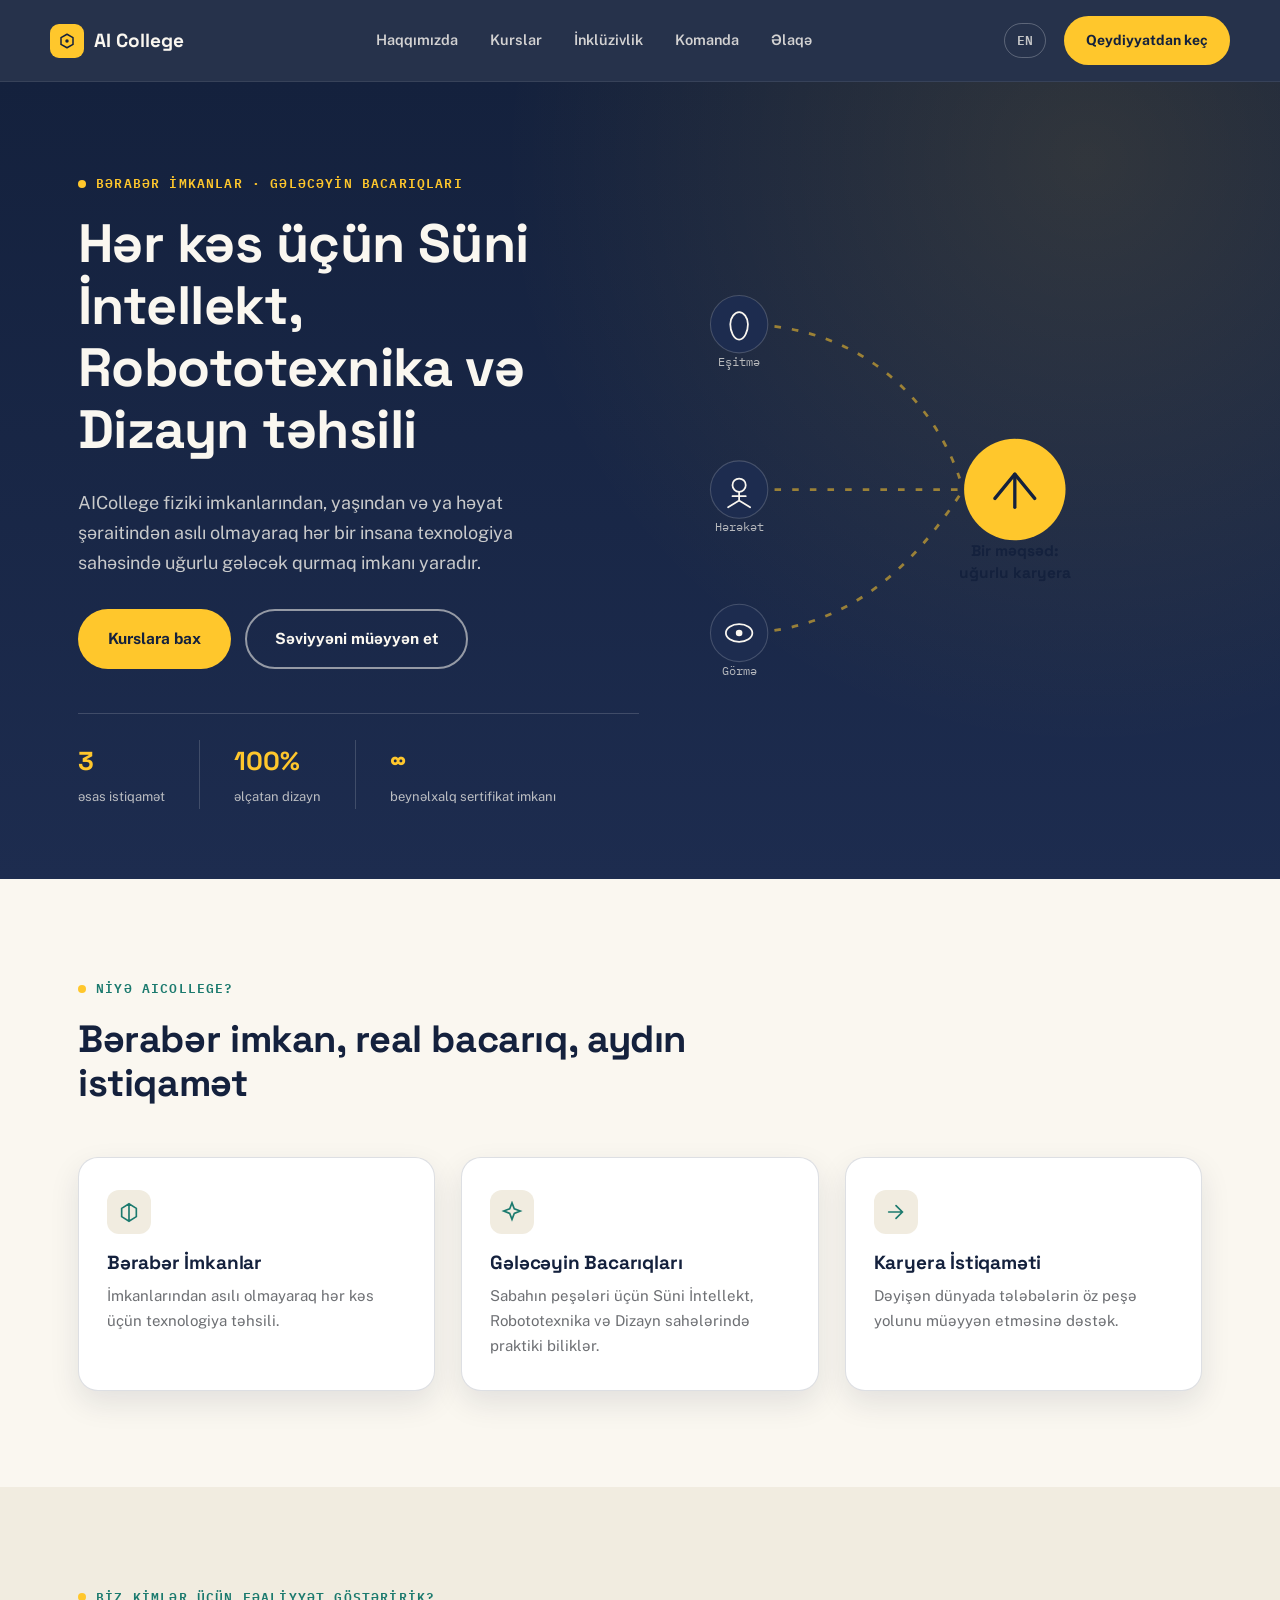
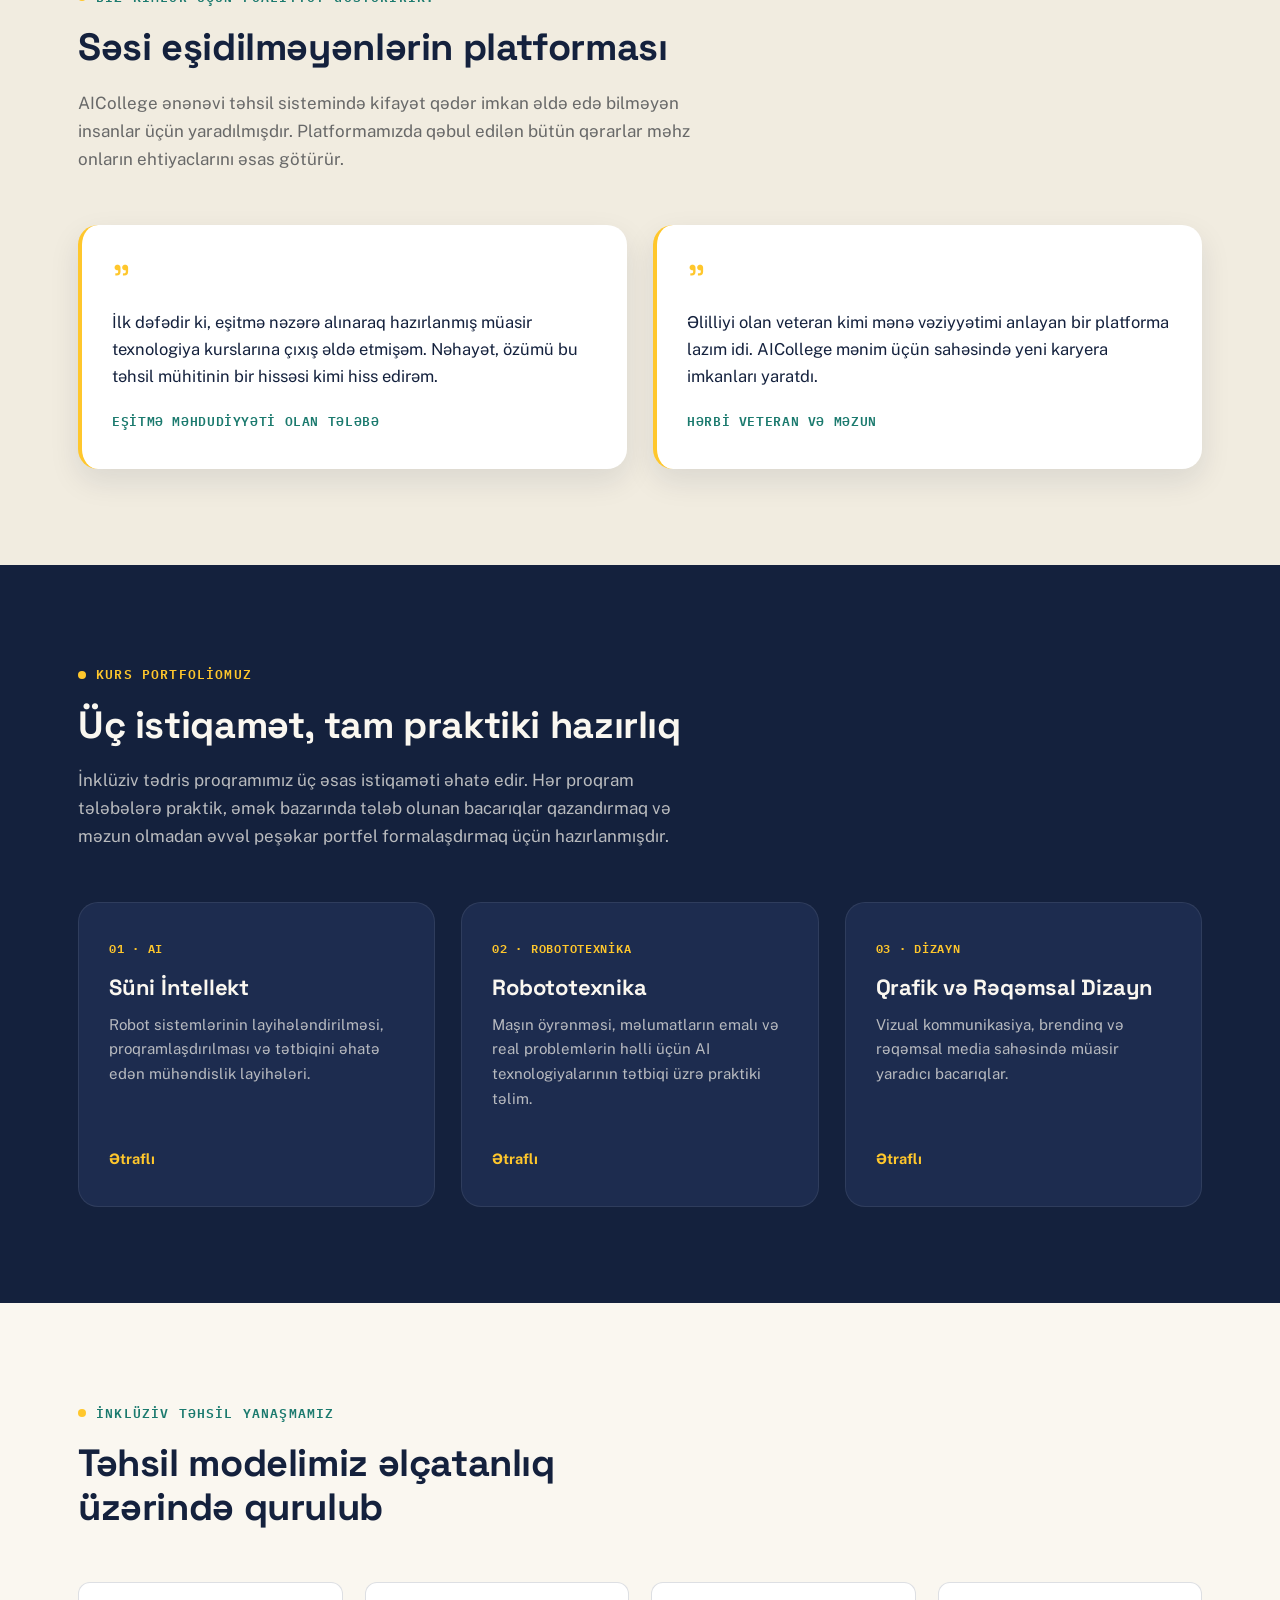
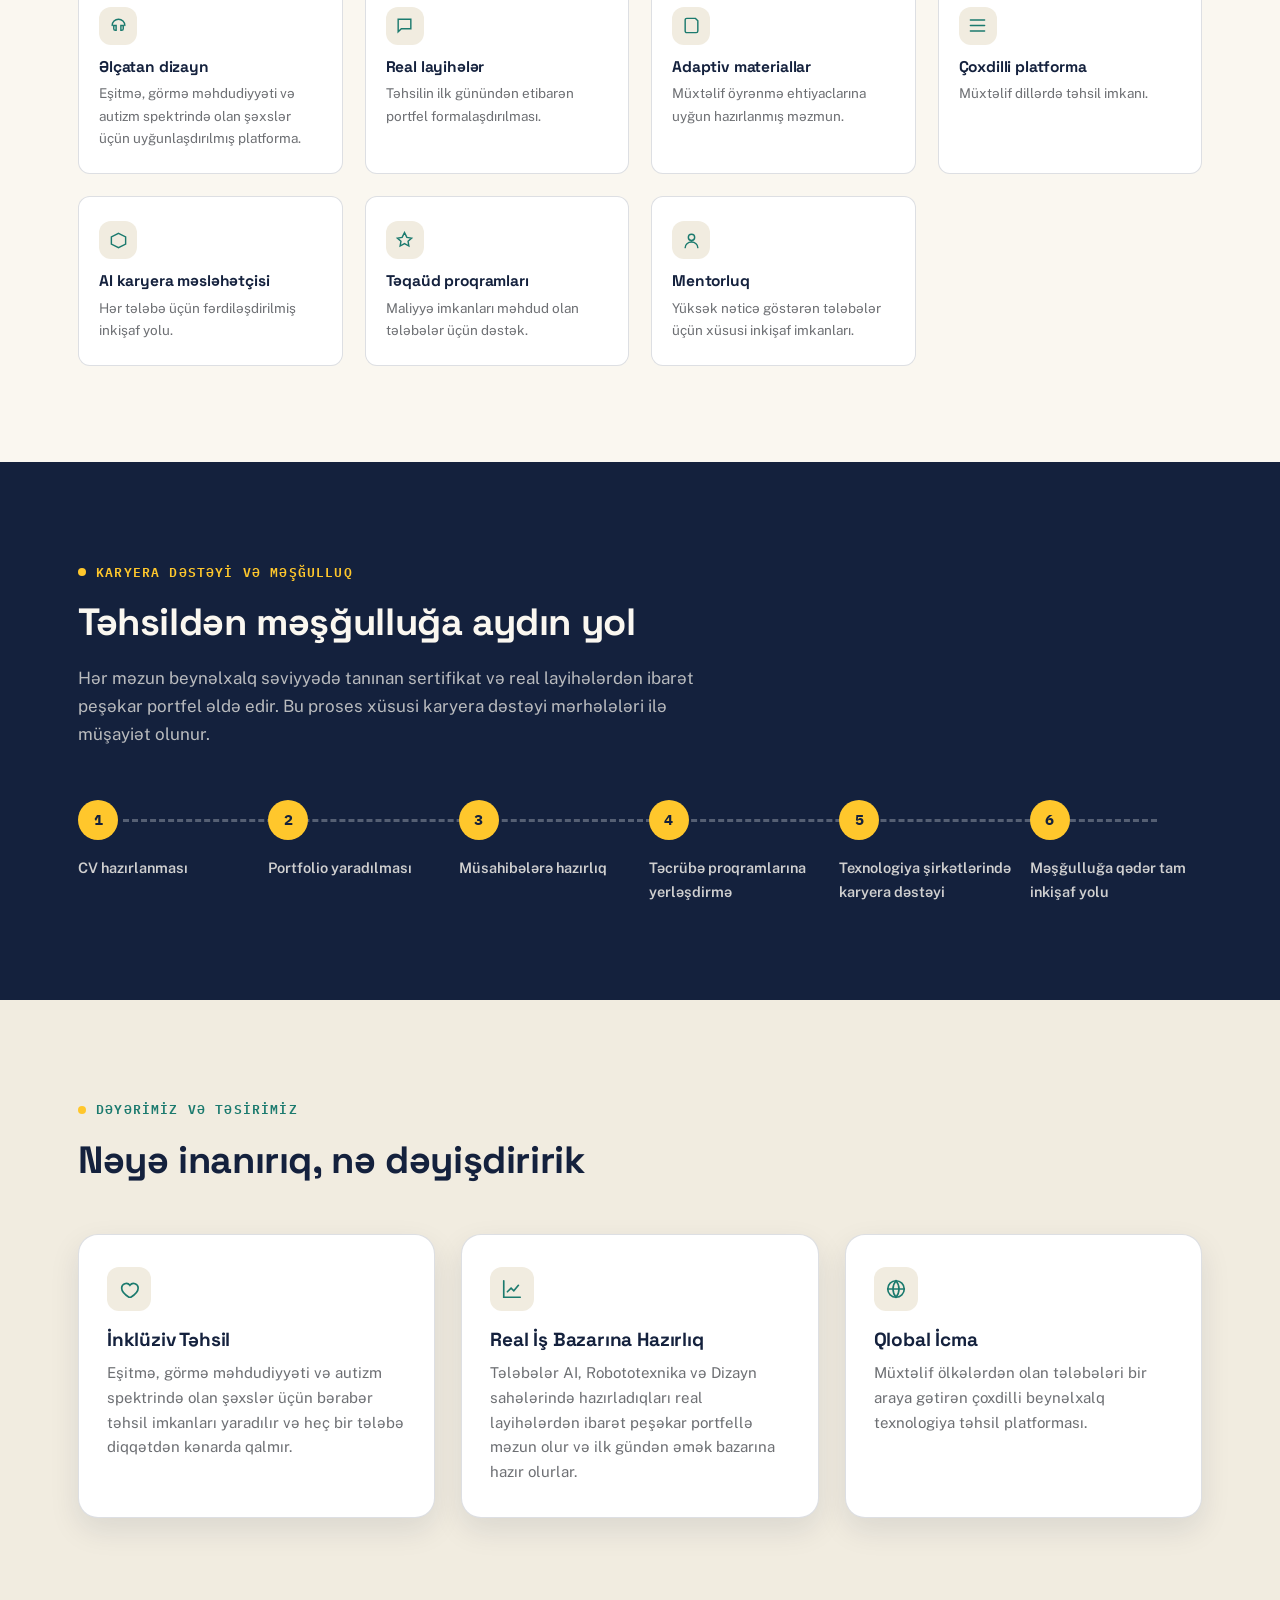
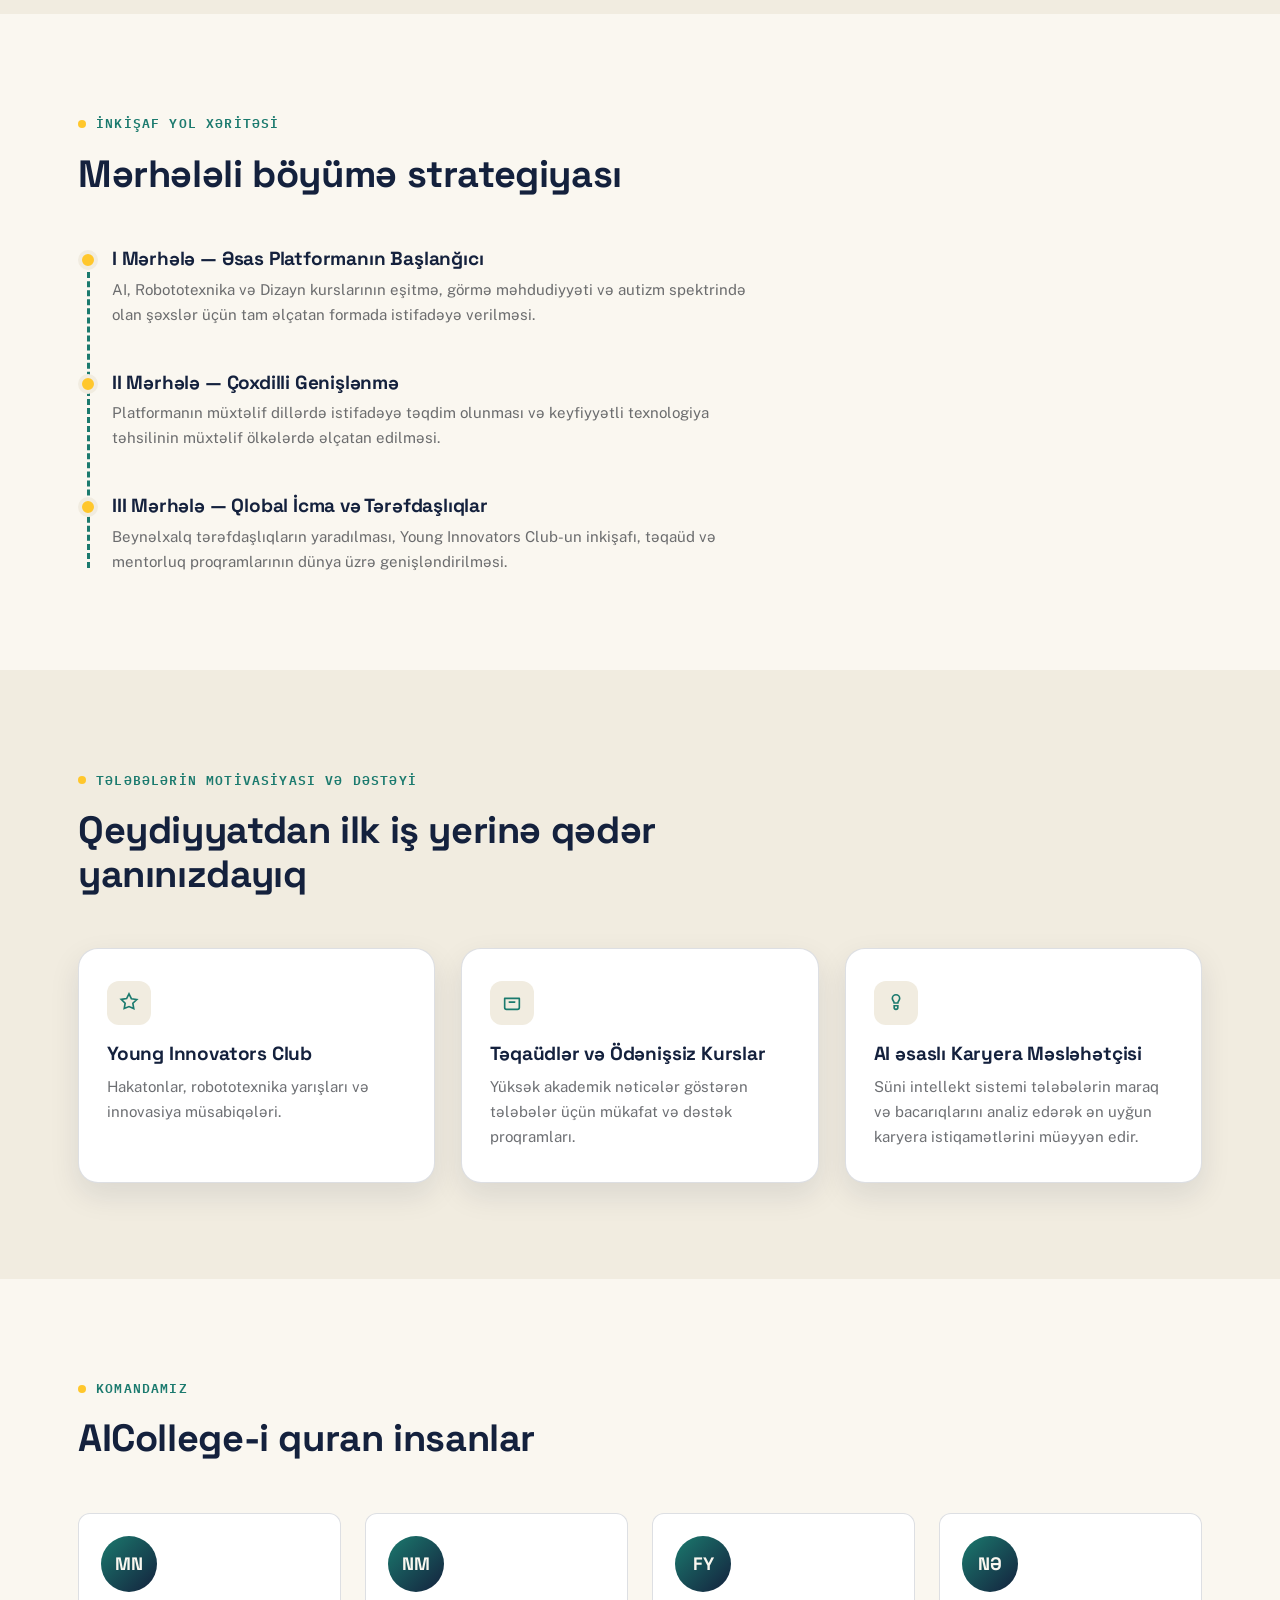
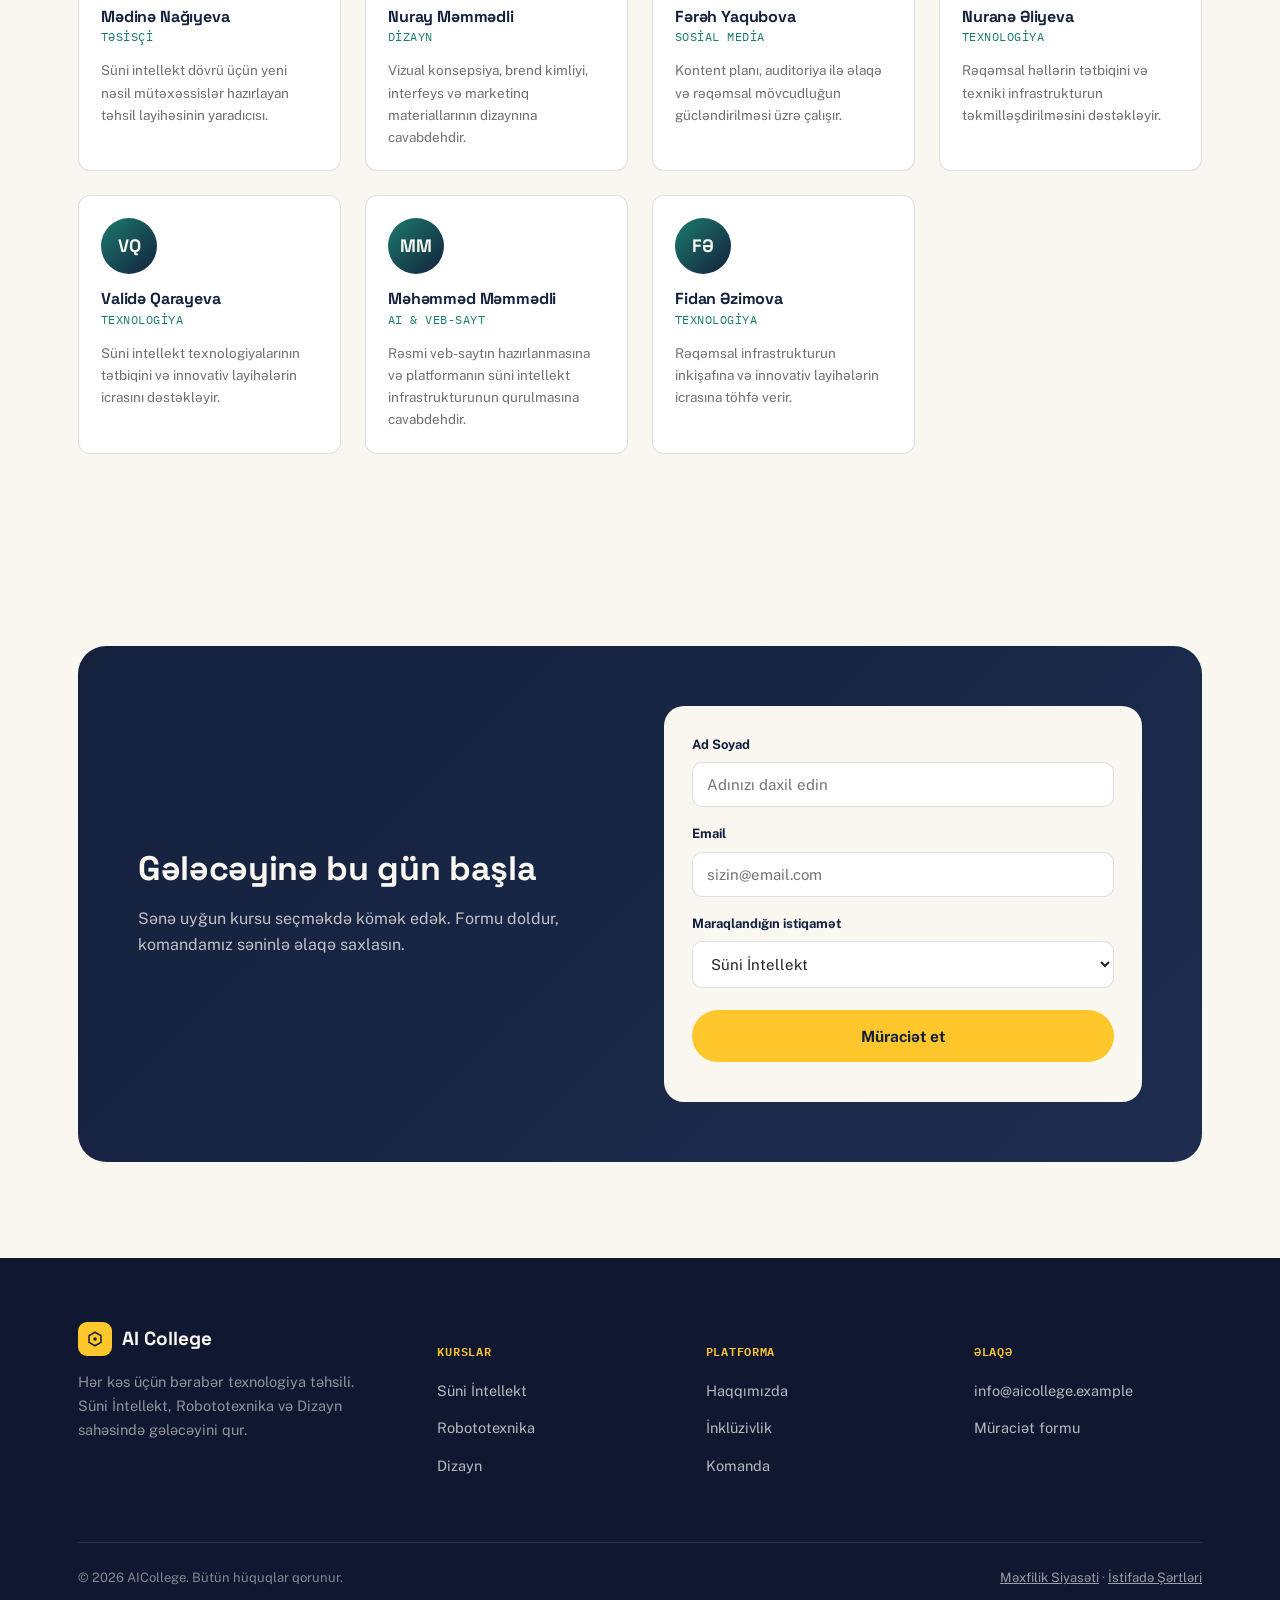
<file: index-az.html>
<!DOCTYPE html>
<html lang="az">
<head>
  <meta charset="UTF-8">
  <meta name="viewport" content="width=device-width, initial-scale=1.0">
  <title>AICollege — Hər kəs üçün texnologiya təhsili</title>
  <meta name="description" content="AICollege — Süni İntellekt, Robototexnika və Dizayn sahəsində inklüziv, əlçatan onlayn təhsil platforması.">
  <meta name="keywords" content="AICollege, aicollege, süni intellekt, robototexnika, dizayn, texnologiya təhsili, onlayn təhsil">
  <link rel="preconnect" href="https://fonts.googleapis.com">
  <link rel="preconnect" href="https://fonts.gstatic.com" crossorigin>
  <link href="https://fonts.googleapis.com/css2?family=Space+Grotesk:wght@500;600;700&family=Public+Sans:wght@400;500;600;700&family=IBM+Plex+Mono:wght@500;600&display=swap" rel="stylesheet">
  <link rel="stylesheet" href="style.css">
</head>
<body>

<a class="skip-link" href="#main">Əsas məzmuna keç</a>

<header>
  <div class="wrap nav">
    <a href="#" class="logo">
      <span class="logo-mark">
        <svg viewBox="0 0 24 24" fill="none"><path d="M12 3L20 7.5V16.5L12 21L4 16.5V7.5L12 3Z" stroke="#14213D" stroke-width="2" stroke-linejoin="round"/><circle cx="12" cy="12" r="2.3" fill="#14213D"/></svg>
      </span>
      AI College
    </a>
    <nav>
      <ul class="nav-links" id="navLinks">
        <li><a href="#haqqimizda">Haqqımızda</a></li>
        <li><a href="#kurslar">Kurslar</a></li>
        <li><a href="#inkluzivlik">İnklüzivlik</a></li>
        <li><a href="#komanda">Komanda</a></li>
        <li><a href="#elaqe">Əlaqə</a></li>
      </ul>
    </nav>
    <div class="nav-right">
        <a href="index.html" class="lang-pill" style="text-decoration:none;">EN</a>
        <a href="#elaqe" class="btn btn-primary" style="padding:11px 20px; font-size:14px;">Qeydiyyatdan keç</a>
  
        <button class="nav-toggle" id="navToggle" aria-label="Menyunu aç">
            <svg viewBox="0 0 24 24" fill="none"><path d="M3 6h18M3 12h18M3 18h18" stroke-width="2" stroke-linecap="round"/></svg>
        </button>
    </div>
  </div>
</header>

<main id="main">

  <!-- HERO -->
  <section class="hero">
    <div class="wrap hero-grid">
      <div>
        <span class="eyebrow on-dark">Bərabər imkanlar · Gələcəyin bacarıqları</span>
        <h1>Hər kəs üçün Süni İntellekt, Robototexnika və Dizayn təhsili</h1>
        <p class="lede">AICollege fiziki imkanlarından, yaşından və ya həyat şəraitindən asılı olmayaraq hər bir insana texnologiya sahəsində uğurlu gələcək qurmaq imkanı yaradır.</p>
        <div class="hero-ctas">
          <a href="#kurslar" class="btn btn-primary">Kurslara bax</a>
          <a href="#elaqe" class="btn btn-outline on-dark">Səviyyəni müəyyən et</a>
        </div>
        <div class="stat-row">
          <div class="stat"><span class="stat-num">3</span><span class="stat-label">əsas istiqamət</span></div>
          <div class="stat"><span class="stat-num">100%</span><span class="stat-label">əlçatan dizayn</span></div>
          <div class="stat"><span class="stat-num">∞</span><span class="stat-label">beynəlxalq sertifikat imkanı</span></div>
        </div>
      </div>

      <div class="route-wrap" aria-hidden="true">
        <svg class="route-svg" viewBox="0 0 460 420" fill="none">
          <!-- dashed converging paths -->
          <path class="route-dash" d="M40 60 C 160 60, 220 140, 240 200" stroke="rgba(255,199,44,0.55)" stroke-width="2.5"/>
          <path class="route-dash" d="M40 210 C 150 210, 210 210, 240 210" stroke="rgba(255,199,44,0.55)" stroke-width="2.5"/>
          <path class="route-dash" d="M40 340 C 150 340, 210 260, 240 215" stroke="rgba(255,199,44,0.55)" stroke-width="2.5"/>

          <!-- start nodes -->
          <g>
            <circle cx="40" cy="60" r="26" fill="#1D2C4F" stroke="rgba(255,255,255,0.18)"/>
            <path d="M32 60c0-6 4-11 8-11s8 5 8 11-3 14-8 14-8-8-8-14z" stroke="#FAF7F0" stroke-width="1.6" fill="none"/>
            <text x="40" y="98" text-anchor="middle" class="route-node-label">Eşitmə</text>
          </g>
          <g>
            <circle cx="40" cy="210" r="26" fill="#1D2C4F" stroke="rgba(255,255,255,0.18)"/>
            <circle cx="40" cy="206" r="6" stroke="#FAF7F0" stroke-width="1.6" fill="none"/>
            <path d="M40 212v8M34 216h12M30 226l10-6 10 6" stroke="#FAF7F0" stroke-width="1.6" fill="none" stroke-linecap="round"/>
            <text x="40" y="248" text-anchor="middle" class="route-node-label">Hərəkət</text>
          </g>
          <g>
            <circle cx="40" cy="340" r="26" fill="#1D2C4F" stroke="rgba(255,255,255,0.18)"/>
            <path d="M28 340a12 8 0 0 1 24 0a12 8 0 0 1 -24 0z" stroke="#FAF7F0" stroke-width="1.6" fill="none"/>
            <circle cx="40" cy="340" r="3" fill="#FAF7F0"/>
            <text x="40" y="378" text-anchor="middle" class="route-node-label">Görmə</text>
          </g>

          <!-- destination -->
          <circle cx="290" cy="210" r="46" fill="#FFC72C"/>
          <path d="M272 218 L290 196 L308 218" stroke="#14213D" stroke-width="3" fill="none" stroke-linecap="round" stroke-linejoin="round"/>
          <path d="M290 196 L290 226" stroke="#14213D" stroke-width="3" stroke-linecap="round"/>
          <text x="290" y="270" text-anchor="middle" class="route-end-label" fill="#FAF7F0">Bir məqsəd:</text>
          <text x="290" y="290" text-anchor="middle" class="route-end-label" fill="#FFC72C">uğurlu karyera</text>
        </svg>
      </div>
    </div>
  </section>

  <!-- WHY -->
  <section id="haqqimizda">
    <div class="wrap">
      <div class="section-head reveal">
        <span class="eyebrow">Niyə AICollege?</span>
        <h2>Bərabər imkan, real bacarıq, aydın istiqamət</h2>
      </div>
      <div class="grid-3">
        <div class="card reveal">
          <div class="pill-node"><svg viewBox="0 0 24 24" fill="none" stroke-width="1.8" stroke-linecap="round"><path d="M12 3v18M4 8l8-5 8 5M4 8v9l8 5 8-5V8"/></svg></div>
          <h3>Bərabər İmkanlar</h3>
          <p>İmkanlarından asılı olmayaraq hər kəs üçün texnologiya təhsili.</p>
        </div>
        <div class="card reveal">
          <div class="pill-node"><svg viewBox="0 0 24 24" fill="none" stroke-width="1.8" stroke-linecap="round"><path d="M12 2l2.5 6.5L21 11l-6.5 2.5L12 20l-2.5-6.5L3 11l6.5-2.5L12 2z"/></svg></div>
          <h3>Gələcəyin Bacarıqları</h3>
          <p>Sabahın peşələri üçün Süni İntellekt, Robototexnika və Dizayn sahələrində praktiki biliklər.</p>
        </div>
        <div class="card reveal">
          <div class="pill-node"><svg viewBox="0 0 24 24" fill="none" stroke-width="1.8" stroke-linecap="round"><path d="M4 12h13M12 5l7 7-7 7"/></svg></div>
          <h3>Karyera İstiqaməti</h3>
          <p>Dəyişən dünyada tələbələrin öz peşə yolunu müəyyən etməsinə dəstək.</p>
        </div>
      </div>
    </div>
  </section>

  <!-- FOR WHOM -->
  <section class="section-alt">
    <div class="wrap">
      <div class="section-head reveal">
        <span class="eyebrow">Biz kimlər üçün fəaliyyət göstəririk?</span>
        <h2>Səsi eşidilməyənlərin platforması</h2>
        <p class="lede">AICollege ənənəvi təhsil sistemində kifayət qədər imkan əldə edə bilməyən insanlar üçün yaradılmışdır. Platformamızda qəbul edilən bütün qərarlar məhz onların ehtiyaclarını əsas götürür.</p>
      </div>
      <div class="grid-2">
        <div class="quote-card reveal">
          <span class="quote-mark">"</span>
          <p class="quote-text">İlk dəfədir ki, eşitmə nəzərə alınaraq hazırlanmış müasir texnologiya kurslarına çıxış əldə etmişəm. Nəhayət, özümü bu təhsil mühitinin bir hissəsi kimi hiss edirəm.</p>
          <span class="quote-role">Eşitmə məhdudiyyəti olan tələbə</span>
        </div>
        <div class="quote-card reveal">
          <span class="quote-mark">"</span>
          <p class="quote-text">Əlilliyi olan veteran kimi mənə vəziyyətimi anlayan bir platforma lazım idi. AICollege mənim üçün sahəsində yeni karyera imkanları yaratdı.</p>
          <span class="quote-role">Hərbi veteran və məzun</span>
        </div>
      </div>
    </div>
  </section>

  <!-- COURSES -->
  <section id="kurslar" class="section-dark">
    <div class="wrap">
      <div class="section-head reveal">
        <span class="eyebrow on-dark">Kurs Portfoliomuz</span>
        <h2>Üç istiqamət, tam praktiki hazırlıq</h2>
        <p class="lede">İnklüziv tədris proqramımız üç əsas istiqaməti əhatə edir. Hər proqram tələbələrə praktik, əmək bazarında tələb olunan bacarıqlar qazandırmaq və məzun olmadan əvvəl peşəkar portfel formalaşdırmaq üçün hazırlanmışdır.</p>
      </div>
      <div class="grid-3">
        <div class="course-card reveal">
          <span class="course-tag">01 · AI</span>
          <h3>Süni İntellekt</h3>
          <p>Robot sistemlərinin layihələndirilməsi, proqramlaşdırılması və tətbiqini əhatə edən mühəndislik layihələri.</p>
          <a href="#elaqe" class="course-link">Ətraflı <svg viewBox="0 0 24 24" fill="none" stroke-width="2" stroke-linecap="round"><path d="M5 12h14M13 6l6 6-6 6"/></svg></a>
        </div>
        <div class="course-card reveal">
          <span class="course-tag">02 · Robototexnika</span>
          <h3>Robototexnika</h3>
          <p>Maşın öyrənməsi, məlumatların emalı və real problemlərin həlli üçün AI texnologiyalarının tətbiqi üzrə praktiki təlim.</p>
          <a href="#elaqe" class="course-link">Ətraflı <svg viewBox="0 0 24 24" fill="none" stroke-width="2" stroke-linecap="round"><path d="M5 12h14M13 6l6 6-6 6"/></svg></a>
        </div>
        <div class="course-card reveal">
          <span class="course-tag">03 · Dizayn</span>
          <h3>Qrafik və Rəqəmsal Dizayn</h3>
          <p>Vizual kommunikasiya, brendinq və rəqəmsal media sahəsində müasir yaradıcı bacarıqlar.</p>
          <a href="#elaqe" class="course-link">Ətraflı <svg viewBox="0 0 24 24" fill="none" stroke-width="2" stroke-linecap="round"><path d="M5 12h14M13 6l6 6-6 6"/></svg></a>
        </div>
      </div>
    </div>
  </section>

  <!-- INCLUSIVE APPROACH -->
  <section id="inkluzivlik">
    <div class="wrap">
      <div class="section-head reveal">
        <span class="eyebrow">İnklüziv Təhsil Yanaşmamız</span>
        <h2>Təhsil modelimiz əlçatanlıq üzərində qurulub</h2>
      </div>
      <div class="grid-7">
        <div class="feat reveal">
          <div class="pill-node"><svg viewBox="0 0 24 24" fill="none" stroke-width="1.8" stroke-linecap="round"><path d="M4 12a8 8 0 0116 0M6 12v4a2 2 0 002 2h1v-6H6zm12 0v4a2 2 0 01-2 2h-1v-6h3z"/></svg></div>
          <h4>Əlçatan dizayn</h4>
          <p>Eşitmə, görmə məhdudiyyəti və autizm spektrində olan şəxslər üçün uyğunlaşdırılmış platforma.</p>
        </div>
        <div class="feat reveal">
          <div class="pill-node"><svg viewBox="0 0 24 24" fill="none" stroke-width="1.8" stroke-linecap="round"><path d="M4 4h16v12H8l-4 4V4z"/></svg></div>
          <h4>Real layihələr</h4>
          <p>Təhsilin ilk günündən etibarən portfel formalaşdırılması.</p>
        </div>
        <div class="feat reveal">
          <div class="pill-node"><svg viewBox="0 0 24 24" fill="none" stroke-width="1.8" stroke-linecap="round"><path d="M4 19V5a2 2 0 012-2h11l3 3v13a2 2 0 01-2 2H6a2 2 0 01-2-2z"/></svg></div>
          <h4>Adaptiv materiallar</h4>
          <p>Müxtəlif öyrənmə ehtiyaclarına uyğun hazırlanmış məzmun.</p>
        </div>
        <div class="feat reveal">
          <div class="pill-node"><svg viewBox="0 0 24 24" fill="none" stroke-width="1.8" stroke-linecap="round"><path d="M3 5h18M3 12h18M3 19h18"/></svg></div>
          <h4>Çoxdilli platforma</h4>
          <p>Müxtəlif dillərdə təhsil imkanı.</p>
        </div>
        <div class="feat reveal">
          <div class="pill-node"><svg viewBox="0 0 24 24" fill="none" stroke-width="1.8" stroke-linecap="round"><path d="M12 3l9 4.5v9L12 21l-9-4.5v-9L12 3z"/></svg></div>
          <h4>AI karyera məsləhətçisi</h4>
          <p>Hər tələbə üçün fərdiləşdirilmiş inkişaf yolu.</p>
        </div>
        <div class="feat reveal">
          <div class="pill-node"><svg viewBox="0 0 24 24" fill="none" stroke-width="1.8" stroke-linecap="round"><path d="M12 2l3 6 6 1-4.5 4 1 6L12 16l-5.5 3 1-6L3 9l6-1 3-6z"/></svg></div>
          <h4>Təqaüd proqramları</h4>
          <p>Maliyyə imkanları məhdud olan tələbələr üçün dəstək.</p>
        </div>
        <div class="feat reveal">
          <div class="pill-node"><svg viewBox="0 0 24 24" fill="none" stroke-width="1.8" stroke-linecap="round"><path d="M12 12a4 4 0 100-8 4 4 0 000 8zM4 21c0-4 3.5-7 8-7s8 3 8 7"/></svg></div>
          <h4>Mentorluq</h4>
          <p>Yüksək nəticə göstərən tələbələr üçün xüsusi inkişaf imkanları.</p>
        </div>
      </div>
    </div>
  </section>

  <!-- CAREER SUPPORT -->
  <section class="section-dark">
    <div class="wrap">
      <div class="section-head reveal">
        <span class="eyebrow on-dark">Karyera Dəstəyi və Məşğulluq</span>
        <h2>Təhsildən məşğulluğa aydın yol</h2>
        <p class="lede">Hər məzun beynəlxalq səviyyədə tanınan sertifikat və real layihələrdən ibarət peşəkar portfel əldə edir. Bu proses xüsusi karyera dəstəyi mərhələləri ilə müşayiət olunur.</p>
      </div>
      <div class="path-track reveal">
        <div class="path-step"><div class="path-num">1</div><p>CV hazırlanması</p></div>
        <div class="path-step"><div class="path-num">2</div><p>Portfolio yaradılması</p></div>
        <div class="path-step"><div class="path-num">3</div><p>Müsahibələrə hazırlıq</p></div>
        <div class="path-step"><div class="path-num">4</div><p>Təcrübə proqramlarına yerləşdirmə</p></div>
        <div class="path-step"><div class="path-num">5</div><p>Texnologiya şirkətlərində karyera dəstəyi</p></div>
        <div class="path-step"><div class="path-num">6</div><p>Məşğulluğa qədər tam inkişaf yolu</p></div>
      </div>
    </div>
  </section>

  <!-- VALUES / IMPACT -->
  <section class="section-alt">
    <div class="wrap">
      <div class="section-head reveal">
        <span class="eyebrow">Dəyərimiz və Təsirimiz</span>
        <h2>Nəyə inanırıq, nə dəyişdiririk</h2>
      </div>
      <div class="grid-3">
        <div class="card reveal">
          <div class="pill-node"><svg viewBox="0 0 24 24" fill="none" stroke-width="1.8" stroke-linecap="round"><path d="M12 21c-5-3-8-6-8-10a5 5 0 019-3 5 5 0 019 3c0 4-3 7-8 10z"/></svg></div>
          <h3>İnklüziv Təhsil</h3>
          <p>Eşitmə, görmə məhdudiyyəti və autizm spektrində olan şəxslər üçün bərabər təhsil imkanları yaradılır və heç bir tələbə diqqətdən kənarda qalmır.</p>
        </div>
        <div class="card reveal">
          <div class="pill-node"><svg viewBox="0 0 24 24" fill="none" stroke-width="1.8" stroke-linecap="round"><path d="M3 3v18h18M7 15l4-4 3 3 5-6"/></svg></div>
          <h3>Real İş Bazarına Hazırlıq</h3>
          <p>Tələbələr AI, Robototexnika və Dizayn sahələrində hazırladıqları real layihələrdən ibarət peşəkar portfellə məzun olur və ilk gündən əmək bazarına hazır olurlar.</p>
        </div>
        <div class="card reveal">
          <div class="pill-node"><svg viewBox="0 0 24 24" fill="none" stroke-width="1.8" stroke-linecap="round"><circle cx="12" cy="12" r="9"/><path d="M3 12h18M12 3a14 14 0 010 18 14 14 0 010-18z"/></svg></div>
          <h3>Qlobal İcma</h3>
          <p>Müxtəlif ölkələrdən olan tələbələri bir araya gətirən çoxdilli beynəlxalq texnologiya təhsil platforması.</p>
        </div>
      </div>
    </div>
  </section>

  <!-- ROADMAP -->
  <section>
    <div class="wrap">
      <div class="section-head reveal">
        <span class="eyebrow">İnkişaf Yol Xəritəsi</span>
        <h2>Mərhələli böyümə strategiyası</h2>
      </div>
      <div class="roadmap reveal">
        <div class="road-phase">
          <div class="road-dot"></div>
          <h3>I Mərhələ — Əsas Platformanın Başlanğıcı</h3>
          <p class="lede">AI, Robototexnika və Dizayn kurslarının eşitmə, görmə məhdudiyyəti və autizm spektrində olan şəxslər üçün tam əlçatan formada istifadəyə verilməsi.</p>
        </div>
        <div class="road-phase">
          <div class="road-dot"></div>
          <h3>II Mərhələ — Çoxdilli Genişlənmə</h3>
          <p class="lede">Platformanın müxtəlif dillərdə istifadəyə təqdim olunması və keyfiyyətli texnologiya təhsilinin müxtəlif ölkələrdə əlçatan edilməsi.</p>
        </div>
        <div class="road-phase">
          <div class="road-dot"></div>
          <h3>III Mərhələ — Qlobal İcma və Tərəfdaşlıqlar</h3>
          <p class="lede">Beynəlxalq tərəfdaşlıqların yaradılması, Young Innovators Club-un inkişafı, təqaüd və mentorluq proqramlarının dünya üzrə genişləndirilməsi.</p>
        </div>
      </div>
    </div>
  </section>

  <!-- MOTIVATION -->
  <section class="section-alt">
    <div class="wrap">
      <div class="section-head reveal">
        <span class="eyebrow">Tələbələrin Motivasiyası və Dəstəyi</span>
        <h2>Qeydiyyatdan ilk iş yerinə qədər yanınızdayıq</h2>
      </div>
      <div class="grid-3">
        <div class="card reveal">
          <div class="pill-node"><svg viewBox="0 0 24 24" fill="none" stroke-width="1.8" stroke-linecap="round"><path d="M12 2l2.6 5.3 5.9.9-4.3 4.1 1 5.8L12 15.9 6.8 18l1-5.8L3.5 8.1l5.9-.9L12 2z"/></svg></div>
          <h3>Young Innovators Club</h3>
          <p>Hakatonlar, robototexnika yarışları və innovasiya müsabiqələri.</p>
        </div>
        <div class="card reveal">
          <div class="pill-node"><svg viewBox="0 0 24 24" fill="none" stroke-width="1.8" stroke-linecap="round"><path d="M4 7h16M4 7v10a2 2 0 002 2h12a2 2 0 002-2V7M9 11h6"/></svg></div>
          <h3>Təqaüdlər və Ödənişsiz Kurslar</h3>
          <p>Yüksək akademik nəticələr göstərən tələbələr üçün mükafat və dəstək proqramları.</p>
        </div>
        <div class="card reveal">
          <div class="pill-node"><svg viewBox="0 0 24 24" fill="none" stroke-width="1.8" stroke-linecap="round"><path d="M12 3a4 4 0 014 4c0 2-2 3-2 5h-4c0-2-2-3-2-5a4 4 0 014-4zM10 15h4v2a2 2 0 01-2 2 2 2 0 01-2-2v-2z"/></svg></div>
          <h3>AI əsaslı Karyera Məsləhətçisi</h3>
          <p>Süni intellekt sistemi tələbələrin maraq və bacarıqlarını analiz edərək ən uyğun karyera istiqamətlərini müəyyən edir.</p>
        </div>
      </div>
    </div>
  </section>

  <!-- TEAM -->
  <section id="komanda">
    <div class="wrap">
      <div class="section-head reveal">
        <span class="eyebrow">Komandamız</span>
        <h2>AICollege-i quran insanlar</h2>
      </div>
      <div class="grid-team">
        <div class="team-card reveal">
          <div class="avatar">MN</div>
          <h4>Mədinə Nağıyeva</h4>
          <span class="team-role">Təsisçi</span>
          <p>Süni intellekt dövrü üçün yeni nəsil mütəxəssislər hazırlayan təhsil layihəsinin yaradıcısı.</p>
        </div>
        <div class="team-card reveal">
          <div class="avatar">NM</div>
          <h4>Nuray Məmmədli</h4>
          <span class="team-role">Dizayn</span>
          <p>Vizual konsepsiya, brend kimliyi, interfeys və marketinq materiallarının dizaynına cavabdehdir.</p>
        </div>
        <div class="team-card reveal">
          <div class="avatar">FY</div>
          <h4>Fərəh Yaqubova</h4>
          <span class="team-role">Sosial Media</span>
          <p>Kontent planı, auditoriya ilə əlaqə və rəqəmsal mövcudluğun gücləndirilməsi üzrə çalışır.</p>
        </div>
        <div class="team-card reveal">
          <div class="avatar">NƏ</div>
          <h4>Nuranə Əliyeva</h4>
          <span class="team-role">Texnologiya</span>
          <p>Rəqəmsal həllərin tətbiqini və texniki infrastrukturun təkmilləşdirilməsini dəstəkləyir.</p>
        </div>
        <div class="team-card reveal">
          <div class="avatar">VQ</div>
          <h4>Validə Qarayeva</h4>
          <span class="team-role">Texnologiya</span>
          <p>Süni intellekt texnologiyalarının tətbiqini və innovativ layihələrin icrasını dəstəkləyir.</p>
        </div>
        <div class="team-card reveal">
          <div class="avatar">MM</div>
          <h4>Məhəmməd Məmmədli</h4>
          <span class="team-role">AI & Veb-sayt</span>
          <p>Rəsmi veb-saytın hazırlanmasına və platformanın süni intellekt infrastrukturunun qurulmasına cavabdehdir.</p>
        </div>
        <div class="team-card reveal">
          <div class="avatar">FƏ</div>
          <h4>Fidan Əzimova</h4>
          <span class="team-role">Texnologiya</span>
          <p>Rəqəmsal infrastrukturun inkişafına və innovativ layihələrin icrasına töhfə verir.</p>
        </div>
      </div>
    </div>
  </section>

  <!-- FINAL CTA -->
  <section id="elaqe">
    <div class="wrap">
      <div class="cta-band reveal">
        <div>
          <h2>Gələcəyinə bu gün başla</h2>
          <p class="lede">Sənə uyğun kursu seçməkdə kömək edək. Formu doldur, komandamız səninlə əlaqə saxlasın.</p>
        </div>
        <form class="form-card" id="applyForm" action="https://formspree.io/f/xqevgzll" method="POST">
          <div class="field">
            <label for="f-name">Ad Soyad</label>
            <input id="f-name" name="name" type="text" placeholder="Adınızı daxil edin" required>
          </div>
          <div class="field">
            <label for="f-email">Email</label>
            <input id="f-email" name="email" type="email" placeholder="sizin@email.com" required>
          </div>
          <div class="field">
            <label for="f-track">Maraqlandığın istiqamət</label>
            <select id="f-track" name="track">
              <option>Süni İntellekt</option>
              <option>Robototexnika</option>
              <option>Dizayn</option>
            </select>
          </div>
          <button type="submit" class="btn btn-primary">Müraciət et</button>
          <p id="formStatus" role="status" style="font-size:13.5px; margin:12px 0 0; text-align:center; color:var(--teal);"></p>
        </form>
      </div>
    </div>
  </section>

</main>

<footer>
  <div class="wrap">
    <div class="foot-grid">
      <div class="foot-brand">
        <a href="#" class="logo" style="margin-bottom:14px;">
          <span class="logo-mark">
            <svg viewBox="0 0 24 24" fill="none"><path d="M12 3L20 7.5V16.5L12 21L4 16.5V7.5L12 3Z" stroke="#14213D" stroke-width="2" stroke-linejoin="round"/><circle cx="12" cy="12" r="2.3" fill="#14213D"/></svg>
          </span>
          AI College
        </a>
        <p>Hər kəs üçün bərabər texnologiya təhsili. Süni İntellekt, Robototexnika və Dizayn sahəsində gələcəyini qur.</p>
      </div>
      <div class="foot-col">
        <h5>Kurslar</h5>
        <ul>
          <li><a href="#kurslar">Süni İntellekt</a></li>
          <li><a href="#kurslar">Robototexnika</a></li>
          <li><a href="#kurslar">Dizayn</a></li>
        </ul>
      </div>
      <div class="foot-col">
        <h5>Platforma</h5>
        <ul>
          <li><a href="#haqqimizda">Haqqımızda</a></li>
          <li><a href="#inkluzivlik">İnklüzivlik</a></li>
          <li><a href="#komanda">Komanda</a></li>
        </ul>
      </div>
      <div class="foot-col">
        <h5>Əlaqə</h5>
        <ul>
          <li><a href="mailto:info@aicollege.example">info@aicollege.example</a></li>
          <li><a href="#elaqe">Müraciət formu</a></li>
        </ul>
      </div>
    </div>
    <div class="foot-bottom">
      <span>© 2026 AICollege. Bütün hüquqlar qorunur.</span>
      <span><a href="#">Məxfilik Siyasəti</a> · <a href="#">İstifadə Şərtləri</a></span>
    </div>
  </div>
</footer>

<script src="script.js" defer></script>

</body>
</html>
</file>
<file: style.css>
:root{
    --ink:#14213D;
    --ink-2:#1D2C4F;
    --signal:#FFC72C;
    --signal-dim:#E6B325;
    --paper:#FAF7F0;
    --paper-2:#F1ECE0;
    --teal:#1B7A6E;
    --charcoal:#22252B;
    --charcoal-60:rgba(34,37,43,0.66);
    --white:#FFFFFF;
    --line:rgba(20,33,61,0.14);
    --radius:20px;
    --radius-sm:12px;
    --shadow:0 12px 30px rgba(20,33,61,0.10);
    --maxw:1180px;
  }

  *{box-sizing:border-box;}
  html{scroll-behavior:smooth;}
  @media (prefers-reduced-motion: reduce){
    html{scroll-behavior:auto;}
    *{animation-duration:0.001ms !important; animation-iteration-count:1 !important; transition-duration:0.001ms !important;}
  }

  body{
    margin:0;
    background:var(--paper);
    color:var(--charcoal);
    font-family:'Public Sans', system-ui, sans-serif;
    font-size:16px;
    line-height:1.65;
    -webkit-font-smoothing:antialiased;
  }

  h1,h2,h3,h4{
    font-family:'Space Grotesk', system-ui, sans-serif;
    color:var(--ink);
    margin:0 0 0.5em 0;
    line-height:1.15;
    letter-spacing:-0.01em;
  }

  p{margin:0 0 1em 0;}
  a{color:inherit;}
  img{max-width:100%;display:block;}

  .wrap{max-width:var(--maxw); margin:0 auto; padding:0 28px;}

  .eyebrow{
    font-family:'IBM Plex Mono', monospace;
    font-size:13px;
    font-weight:600;
    letter-spacing:0.09em;
    text-transform:uppercase;
    color:var(--teal);
    display:inline-flex;
    align-items:center;
    gap:10px;
    margin-bottom:18px;
  }
  .eyebrow::before{
    content:"";
    width:8px;height:8px;border-radius:50%;
    background:var(--signal);
    display:inline-block;
  }
  .eyebrow.on-dark{color:var(--signal);}

  /* Visible focus states everywhere */
  a:focus-visible, button:focus-visible, input:focus-visible, select:focus-visible, textarea:focus-visible{
    outline:3px solid var(--teal);
    outline-offset:3px;
    border-radius:4px;
  }

  .btn{
    font-family:'Public Sans', sans-serif;
    font-weight:700;
    font-size:15.5px;
    padding:15px 28px;
    border-radius:999px;
    border:2px solid transparent;
    cursor:pointer;
    display:inline-flex;
    align-items:center;
    gap:8px;
    text-decoration:none;
    transition:transform .18s ease, box-shadow .18s ease, background .18s ease;
  }
  .btn-primary{
    background:var(--signal);
    color:var(--ink);
  }
  .btn-primary:hover{transform:translateY(-2px); box-shadow:0 10px 22px rgba(255,199,44,0.35);}
  .btn-outline{
    background:transparent;
    border-color:currentColor;
    color:var(--ink);
  }
  .btn-outline.on-dark{color:var(--paper); border-color:rgba(250,247,240,0.55);}
  .btn-outline:hover{background:rgba(20,33,61,0.06);}
  .btn-outline.on-dark:hover{background:rgba(255,255,255,0.08);}

  /* ===== HEADER ===== */
  header{
    position:sticky; top:0; z-index:50;
    background:rgba(20,33,61,0.92);
    backdrop-filter:blur(10px);
    border-bottom:1px solid rgba(255,255,255,0.08);
  }
  .nav{
    display:flex; align-items:center; justify-content:space-between;
    padding:16px 0;
  }
  .logo{
    display:flex; align-items:center; gap:10px;
    font-family:'Space Grotesk', sans-serif;
    font-weight:700; font-size:19px;
    color:var(--paper);
    text-decoration:none;
  }
  .logo-mark{
    width:34px; height:34px; border-radius:9px;
    background:var(--signal);
    display:flex; align-items:center; justify-content:center;
    flex-shrink:0;
  }
  .logo-mark svg{width:18px;height:18px;}
  .nav-links{
    display:flex; gap:32px; list-style:none; margin:0; padding:0;
  }
  .nav-links a{
    color:rgba(250,247,240,0.82);
    text-decoration:none;
    font-weight:600;
    font-size:14.5px;
    transition:color .15s ease;
  }
  .nav-links a:hover{color:var(--signal);}
  .nav-right{display:flex; align-items:center; gap:18px;}
  .lang-pill{
    font-family:'IBM Plex Mono', monospace;
    font-size:12.5px; font-weight:600;
    color:rgba(250,247,240,0.75);
    border:1px solid rgba(255,255,255,0.25);
    border-radius:999px;
    padding:6px 12px;
  }
  .nav-toggle{display:none; background:none; border:none; cursor:pointer; padding:8px;}
  .nav-toggle svg{width:24px;height:24px; stroke:var(--paper);}

  @media (max-width:860px){
    .nav-links{
      position:absolute; top:100%; left:0; right:0;
      background:var(--ink);
      flex-direction:column; gap:0;
      padding:8px 28px 20px;
      display:none;
      border-bottom:1px solid rgba(255,255,255,0.08);
    }
    .nav-links.open{display:flex;}
    .nav-links a{display:block; padding:12px 0; border-top:1px solid rgba(255,255,255,0.08);}
    .nav-toggle{display:block;}
    .lang-pill{display:none;}
  }

  /* ===== HERO ===== */
  .hero{
    background:
      radial-gradient(circle at 85% 10%, rgba(255,199,44,0.12), transparent 45%),
      linear-gradient(180deg, var(--ink) 0%, var(--ink-2) 100%);
    color:var(--paper);
    padding:88px 0 70px;
    overflow:hidden;
  }
  .hero-grid{
    display:grid;
    grid-template-columns:1.05fr 0.95fr;
    gap:56px;
    align-items:center;
  }
  .hero h1{
    color:var(--paper);
    font-size:clamp(34px, 4.6vw, 54px);
    max-width:620px;
  }
  .hero .lede{
    font-size:18px;
    color:rgba(250,247,240,0.78);
    max-width:520px;
    margin-bottom:32px;
  }
  .hero-ctas{display:flex; gap:14px; flex-wrap:wrap; margin-bottom:44px;}
  .stat-row{
    display:flex; gap:0; flex-wrap:wrap;
    border-top:1px solid rgba(255,255,255,0.16);
    padding-top:26px;
  }
  .stat{
    padding-right:34px; margin-right:34px;
    border-right:1px solid rgba(255,255,255,0.16);
  }
  .stat:last-child{border-right:none; margin-right:0; padding-right:0;}
  .stat-num{
    font-family:'Space Grotesk', sans-serif;
    font-size:26px; font-weight:700; color:var(--signal);
    display:block;
  }
  .stat-label{
    font-size:13px; color:rgba(250,247,240,0.72);
  }

  /* Signature route graphic */
  .route-wrap{position:relative;}
  .route-svg{width:100%; height:auto; display:block;}
  .route-dash{
    stroke-dasharray:6 10;
    animation:dashmove 22s linear infinite;
  }
  @keyframes dashmove{ to{ stroke-dashoffset:-320; } }
  .route-node-label{
    font-family:'IBM Plex Mono', monospace;
    font-size:11px;
    fill:rgba(250,247,240,0.7);
  }
  .route-end-label{
    font-family:'Space Grotesk', sans-serif;
    font-size:14px; font-weight:700;
    fill:var(--ink);
  }

  @media (max-width:900px){
    .hero-grid{grid-template-columns:1fr;}
    .route-wrap{order:-1;}
  }

  /* ===== SECTIONS shared ===== */
  section{padding:96px 0;}
  .section-head{max-width:640px; margin-bottom:52px;}
  .section-head h2{font-size:clamp(28px, 3.4vw, 38px);}
  .section-head .lede{color:var(--charcoal-60); font-size:17px;}
  .section-alt{background:var(--paper-2);}
  .section-dark{background:var(--ink); color:var(--paper);}
  .section-dark h2, .section-dark h3, .section-dark h4{color:var(--paper);}
  .section-dark .lede{color:rgba(250,247,240,0.72);}

  /* ===== Pillars / cards grid ===== */
  .grid-3{display:grid; grid-template-columns:repeat(3,1fr); gap:26px;}
  .grid-2{display:grid; grid-template-columns:repeat(2,1fr); gap:26px;}
  @media (max-width:900px){ .grid-3{grid-template-columns:1fr;} .grid-2{grid-template-columns:1fr;} }

  .card{
    background:var(--white);
    border-radius:var(--radius);
    padding:32px 28px;
    box-shadow:var(--shadow);
    border:1px solid var(--line);
  }
  .section-dark .card{
    background:var(--ink-2);
    border-color:rgba(255,255,255,0.08);
    box-shadow:none;
  }
  .pill-node{
    width:44px; height:44px; border-radius:12px;
    background:var(--paper-2);
    display:flex; align-items:center; justify-content:center;
    margin-bottom:18px;
  }
  .section-dark .pill-node{background:rgba(255,199,44,0.14);}
  .pill-node svg{width:22px; height:22px; stroke:var(--teal);}
  .section-dark .pill-node svg{stroke:var(--signal);}
  .card h3{font-size:19px; margin-bottom:10px;}
  .card p{color:var(--charcoal-60); font-size:15px; margin-bottom:0;}
  .section-dark .card p{color:rgba(250,247,240,0.68);}

  /* ===== Testimonials ===== */
  .quote-card{
    background:var(--white);
    border-radius:var(--radius);
    padding:34px 30px;
    box-shadow:var(--shadow);
    border-left:4px solid var(--signal);
  }
  .quote-mark{
    font-family:'Space Grotesk', sans-serif;
    font-size:44px; color:var(--signal); line-height:1; display:block; margin-bottom:6px;
  }
  .quote-text{font-size:16.5px; color:var(--ink); margin-bottom:18px;}
  .quote-role{
    font-family:'IBM Plex Mono', monospace;
    font-size:12.5px; font-weight:600; color:var(--teal);
    text-transform:uppercase; letter-spacing:0.05em;
  }

  /* ===== Course cards ===== */
  .course-card{
    background:var(--ink-2);
    border-radius:var(--radius);
    padding:36px 30px;
    border:1px solid rgba(255,255,255,0.08);
    display:flex; flex-direction:column; height:100%;
  }
  .course-tag{
    font-family:'IBM Plex Mono', monospace;
    font-size:12px; font-weight:600; color:var(--signal);
    letter-spacing:0.06em; text-transform:uppercase; margin-bottom:16px;
  }
  .course-card h3{color:var(--paper); font-size:22px; margin-bottom:12px;}
  .course-card p{color:rgba(250,247,240,0.7); font-size:15px; flex-grow:1;}
  .course-link{
    margin-top:20px; font-weight:700; font-size:14.5px; color:var(--signal);
    text-decoration:none; display:inline-flex; align-items:center; gap:6px;
  }
  .course-link svg{width:16px;height:16px;}

  /* ===== Inclusive features grid ===== */
  .grid-7{
    display:grid;
    grid-template-columns:repeat(4, 1fr);
    gap:22px;
  }
  @media (max-width:900px){ .grid-7{grid-template-columns:repeat(2,1fr);} }
  @media (max-width:520px){ .grid-7{grid-template-columns:1fr;} }
  .feat{
    padding:24px 20px;
    background:var(--white);
    border-radius:var(--radius-sm);
    border:1px solid var(--line);
  }
  .feat .pill-node{width:38px;height:38px; margin-bottom:14px;}
  .feat .pill-node svg{width:19px;height:19px;}
  .feat h4{font-size:15.5px; margin-bottom:6px;}
  .feat p{font-size:13.5px; color:var(--charcoal-60); margin:0;}

  /* ===== Career path timeline ===== */
  .path-track{
    position:relative;
    display:grid;
    grid-template-columns:repeat(6,1fr);
    gap:18px;
    margin-top:8px;
  }
  .path-track::before{
    content:"";
    position:absolute; top:19px; left:4%; right:4%;
    height:0; border-top:3px dashed rgba(255,255,255,0.28);
  }
  @media (max-width:900px){
    .path-track{grid-template-columns:1fr; gap:0;}
    .path-track::before{display:none;}
  }
  .path-step{position:relative; padding-top:0;}
  @media (max-width:900px){
    .path-step{padding:0 0 30px 46px; border-left:3px dashed rgba(255,255,255,0.28); margin-left:19px;}
    .path-step:last-child{border-left-color:transparent;}
  }
  .path-num{
    width:40px; height:40px; border-radius:50%;
    background:var(--signal); color:var(--ink);
    font-family:'IBM Plex Mono', monospace; font-weight:700; font-size:15px;
    display:flex; align-items:center; justify-content:center;
    margin-bottom:16px; position:relative; z-index:2;
  }
  @media (max-width:900px){ .path-num{position:absolute; left:-59px; top:-2px; margin-bottom:0;} }
  .path-step p{font-size:14.5px; color:rgba(250,247,240,0.82); margin:0; font-weight:600;}

  /* ===== Roadmap ===== */
  .roadmap{position:relative; padding-left:34px;}
  .roadmap::before{
    content:""; position:absolute; left:9px; top:6px; bottom:6px;
    width:0; border-left:3px dashed var(--teal);
  }
  .road-phase{position:relative; padding-bottom:44px;}
  .road-phase:last-child{padding-bottom:0;}
  .road-dot{
    position:absolute; left:-34px; top:2px;
    width:20px; height:20px; border-radius:50%;
    background:var(--signal); border:4px solid var(--paper-2);
  }
  .road-phase h3{font-size:19px; margin-bottom:8px;}
  .road-phase .lede{color:var(--charcoal-60); font-size:15px; max-width:640px; margin:0;}

  /* ===== Team ===== */
  .grid-team{display:grid; grid-template-columns:repeat(4,1fr); gap:24px;}
  @media (max-width:960px){ .grid-team{grid-template-columns:repeat(2,1fr);} }
  @media (max-width:560px){ .grid-team{grid-template-columns:1fr;} }
  .team-card{
    background:var(--white); border-radius:var(--radius-sm);
    padding:22px; border:1px solid var(--line);
  }
  .avatar{
    width:56px; height:56px; border-radius:50%;
    background:linear-gradient(135deg, var(--teal), var(--ink));
    display:flex; align-items:center; justify-content:center;
    color:var(--paper); font-family:'Space Grotesk', sans-serif; font-weight:700; font-size:18px;
    margin-bottom:16px;
  }
  .team-card h4{font-size:16px; margin-bottom:2px;}
  .team-role{
    font-family:'IBM Plex Mono', monospace; font-size:11.5px; color:var(--teal);
    text-transform:uppercase; letter-spacing:0.04em; margin-bottom:12px; display:block;
  }
  .team-card p{font-size:13.5px; color:var(--charcoal-60); margin:0;}

  /* ===== Final CTA ===== */
  .cta-band{
    background:linear-gradient(135deg, var(--ink) 0%, var(--ink-2) 100%);
    border-radius:28px;
    padding:60px;
    display:grid;
    grid-template-columns:1fr 1fr;
    gap:48px;
    align-items:center;
  }
  @media (max-width:900px){ .cta-band{grid-template-columns:1fr; padding:40px 26px;} }
  .cta-band h2{color:var(--paper); font-size:clamp(26px,3.2vw,34px);}
  .cta-band .lede{color:rgba(250,247,240,0.75); margin-bottom:0;}
  .form-card{
    background:var(--paper);
    border-radius:var(--radius);
    padding:28px;
  }
  .field{margin-bottom:16px;}
  .field label{
    display:block; font-size:13px; font-weight:700; margin-bottom:7px; color:var(--ink);
  }
  .field input, .field select{
    width:100%; padding:13px 14px; border-radius:10px;
    border:1.5px solid var(--line); font-family:'Public Sans', sans-serif;
    font-size:15px; background:var(--white); color:var(--charcoal);
  }
  .field input:focus, .field select:focus{border-color:var(--teal); outline:none;}
  .form-card .btn-primary{width:100%; justify-content:center; margin-top:6px;}

  /* ===== Footer ===== */
  footer{background:#0F1830; color:rgba(250,247,240,0.7); padding:64px 0 28px;}
  .foot-grid{display:grid; grid-template-columns:1.4fr 1fr 1fr 1fr; gap:40px; margin-bottom:52px;}
  @media (max-width:800px){ .foot-grid{grid-template-columns:1fr 1fr; row-gap:36px;} }
  .foot-brand p{font-size:14.5px; color:rgba(250,247,240,0.55); max-width:280px;}
  .foot-col h5{
    font-family:'IBM Plex Mono', monospace; font-size:12px; letter-spacing:0.06em;
    text-transform:uppercase; color:var(--signal); margin-bottom:16px; font-weight:600;
  }
  .foot-col ul{list-style:none; margin:0; padding:0;}
  .foot-col li{margin-bottom:11px;}
  .foot-col a{text-decoration:none; font-size:14.5px; color:rgba(250,247,240,0.72);}
  .foot-col a:hover{color:var(--signal);}
  .foot-bottom{
    border-top:1px solid rgba(255,255,255,0.1);
    padding-top:24px;
    display:flex; justify-content:space-between; flex-wrap:wrap; gap:12px;
    font-size:13px; color:rgba(250,247,240,0.5);
  }
  .foot-bottom a{text-decoration:underline; color:rgba(250,247,240,0.6);}

  /* Reveal on scroll */
  .reveal{opacity:0; transform:translateY(18px); transition:opacity .6s ease, transform .6s ease;}
  .reveal.in{opacity:1; transform:translateY(0);}

  .sr-only{
    position:absolute; width:1px; height:1px; padding:0; margin:-1px;
    overflow:hidden; clip:rect(0,0,0,0); white-space:nowrap; border:0;
  }
  .skip-link{
    position:absolute; left:-999px; top:0; background:var(--signal); color:var(--ink);
    padding:12px 18px; z-index:100; font-weight:700; border-radius:0 0 10px 0;
  }
  .skip-link:focus{left:0;}
/* Footer Instagram Stil tənzimləmələri */
.foot-social a {
  display: inline-flex;
  align-items: center;
  gap: 8px; /* Loqo ilə yazı arasındakı məsafə */
  text-decoration: none;
  transition: color 0.2s ease;
}

.instagram-icon {
  width: 18px;
  height: 18px;
  vertical-align: middle;
}

/* Üzərinə gələndə (Hover) effekt */
.foot-social a:hover {
  color: #E1306C; /* İnstagram-ın rəsmi çəhrayı-qırmızı rəngi */
}
.site-logo-img, .logo img {
  width: 45px !important;
  height: 45px !important;
  object-fit: contain !important;
  border-radius: 6px;
}
</file>
